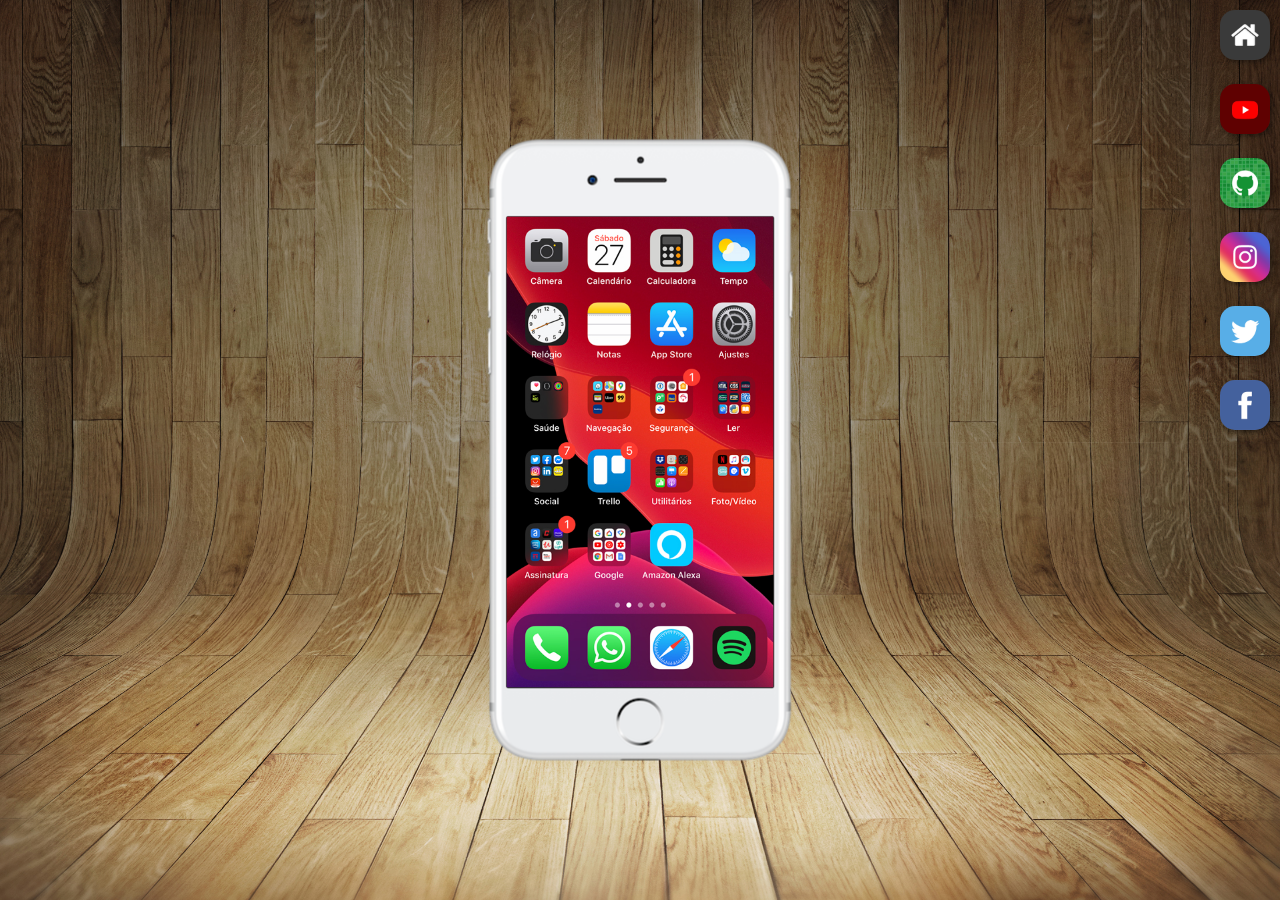
<file: index.html>
<!DOCTYPE html>
<html lang="pt-br">
<head>
    <meta charset="UTF-8">
    <meta name="viewport" content="width=device-width, initial-scale=1.0">
    <link rel="shortcut icon" href="./favicon.ico" type="image/x-icon">
    <link rel="stylesheet" href="estilo/style.css">
    <title>Projeto Redes Sociais</title>
</head>
<body>
    <main>
        <section id="telefone">
            <iframe src="./home.html" name="tela" id="tela" frameborder="0">Seu navegador não é compativel com este recurso</iframe>
        </section>
        <section id="redes-sociais">
            <a href="home.html" target="tela"><img src="./imagens/logo-home.jpg" alt=""></a><br>
            <a href="youtube.html" target="tela"><img src="./imagens/logo-youtube.jpg" alt=""></a><br>
            <a href="github.html" target="tela"><img src="./imagens/logo-github.jpg" alt=""></a><br>
            <a href="instagram.html" target="tela"><img src="./imagens/logo-instagram.jpg" alt=""></a><br>
            <a href="twitter.html" target="tela"><img src="imagens/logo-twitter.jpg" alt=""></a><br>
            <a href="facebook.html" target="tela"><img src="imagens/logo-facebook.jpg" alt=""></a>
        </section>
    </main>
</body>
</html>
</file>
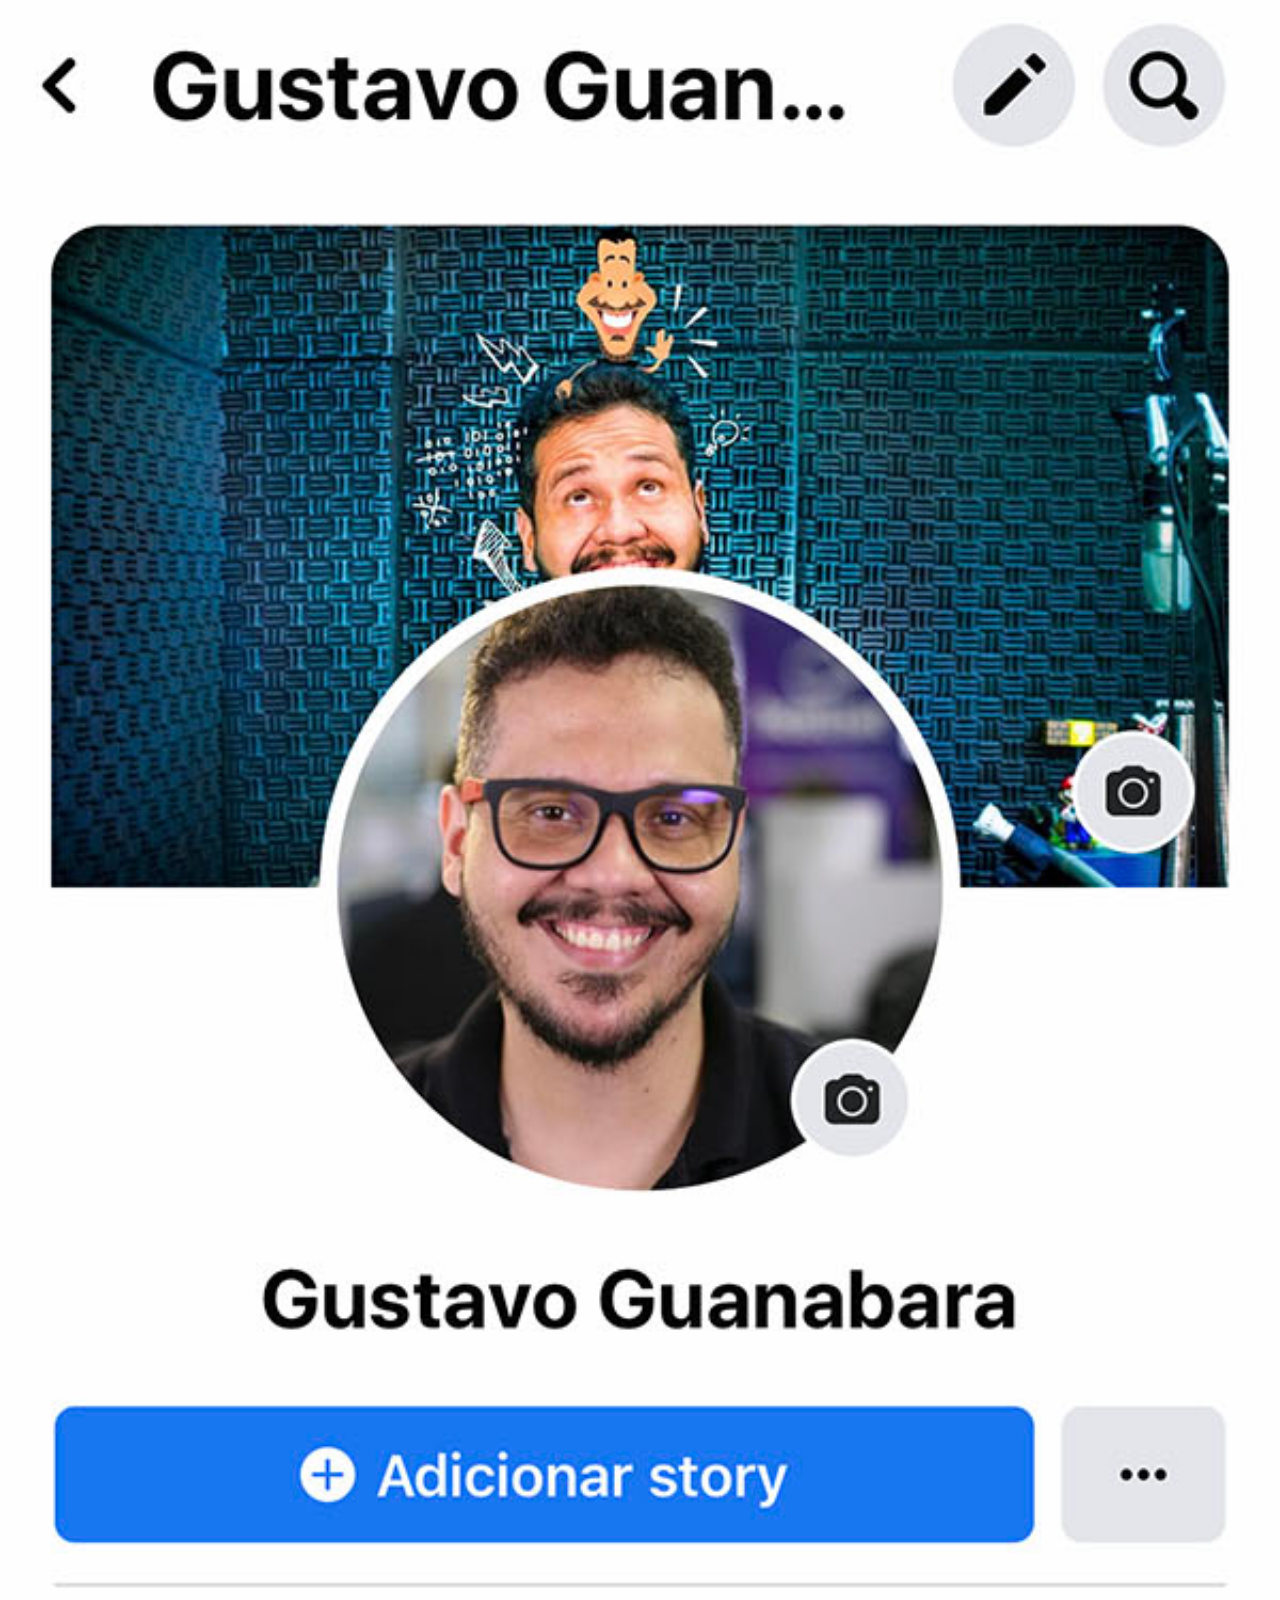
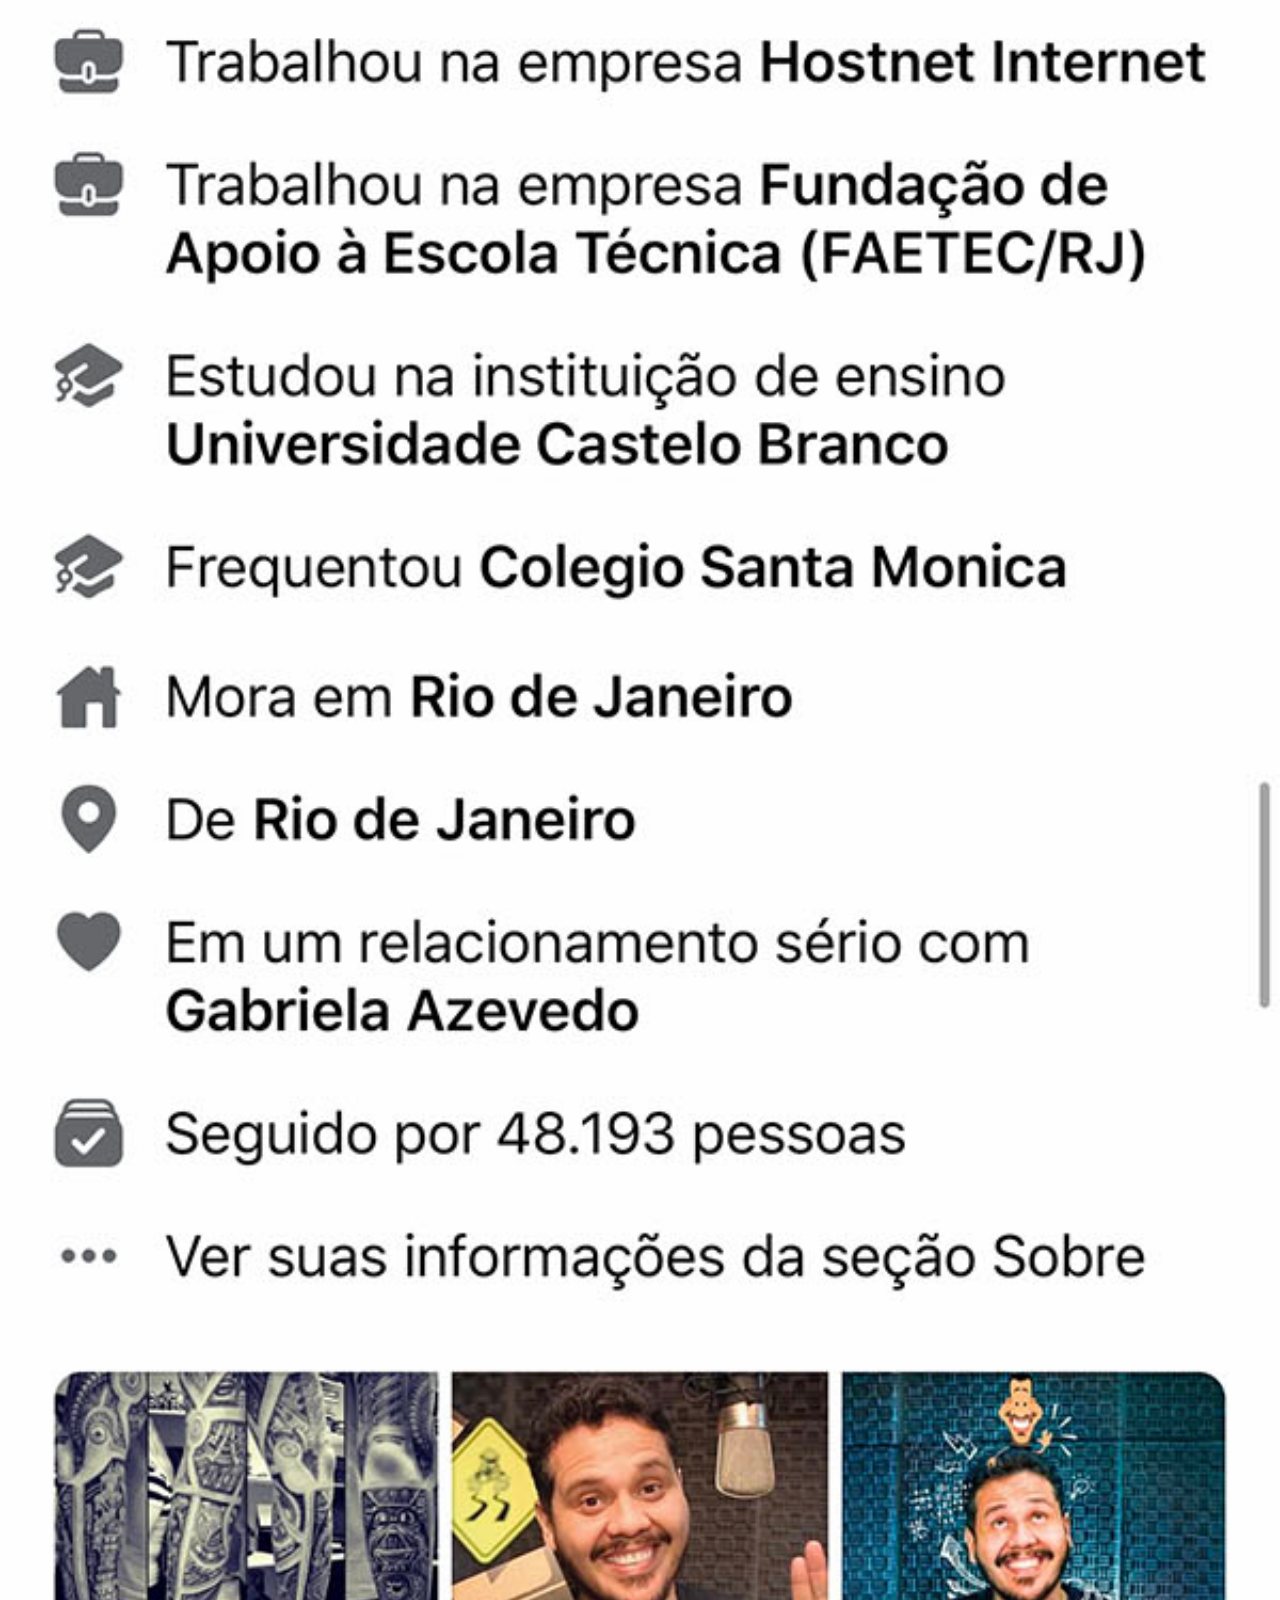
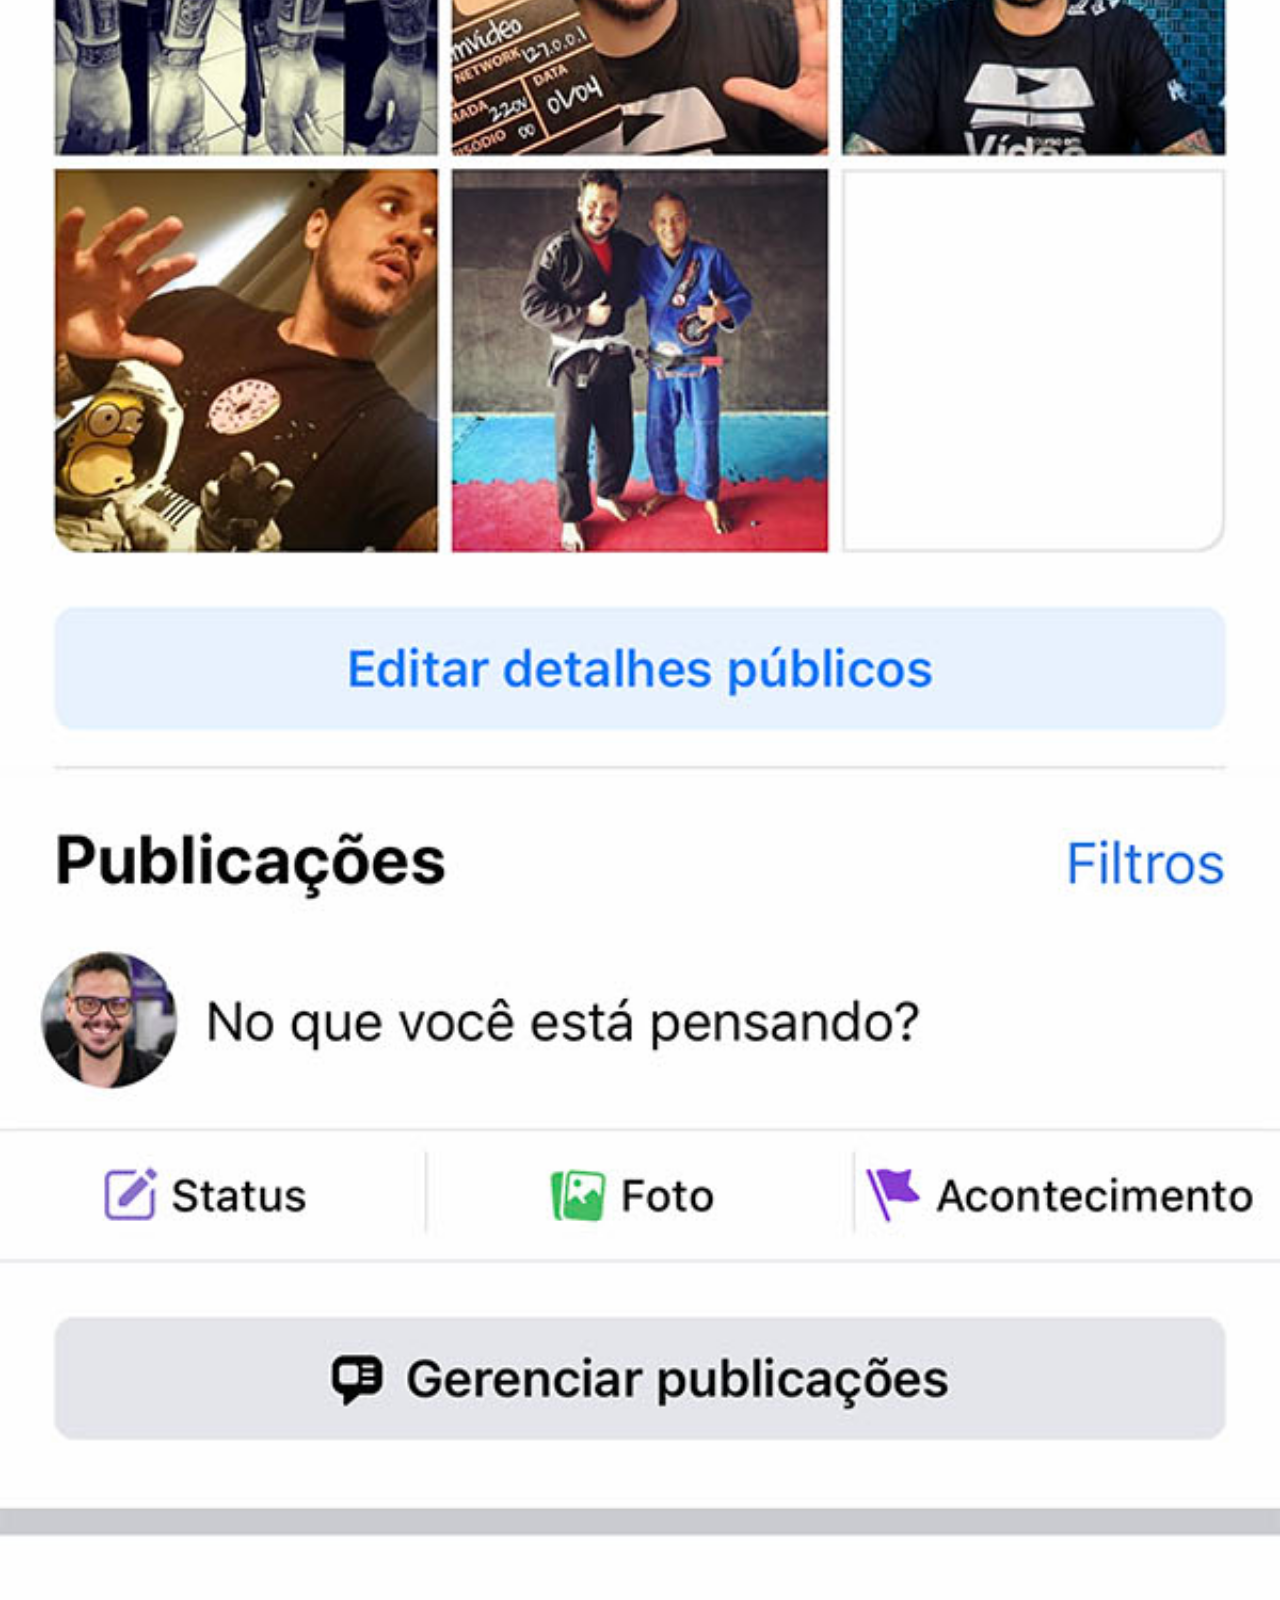
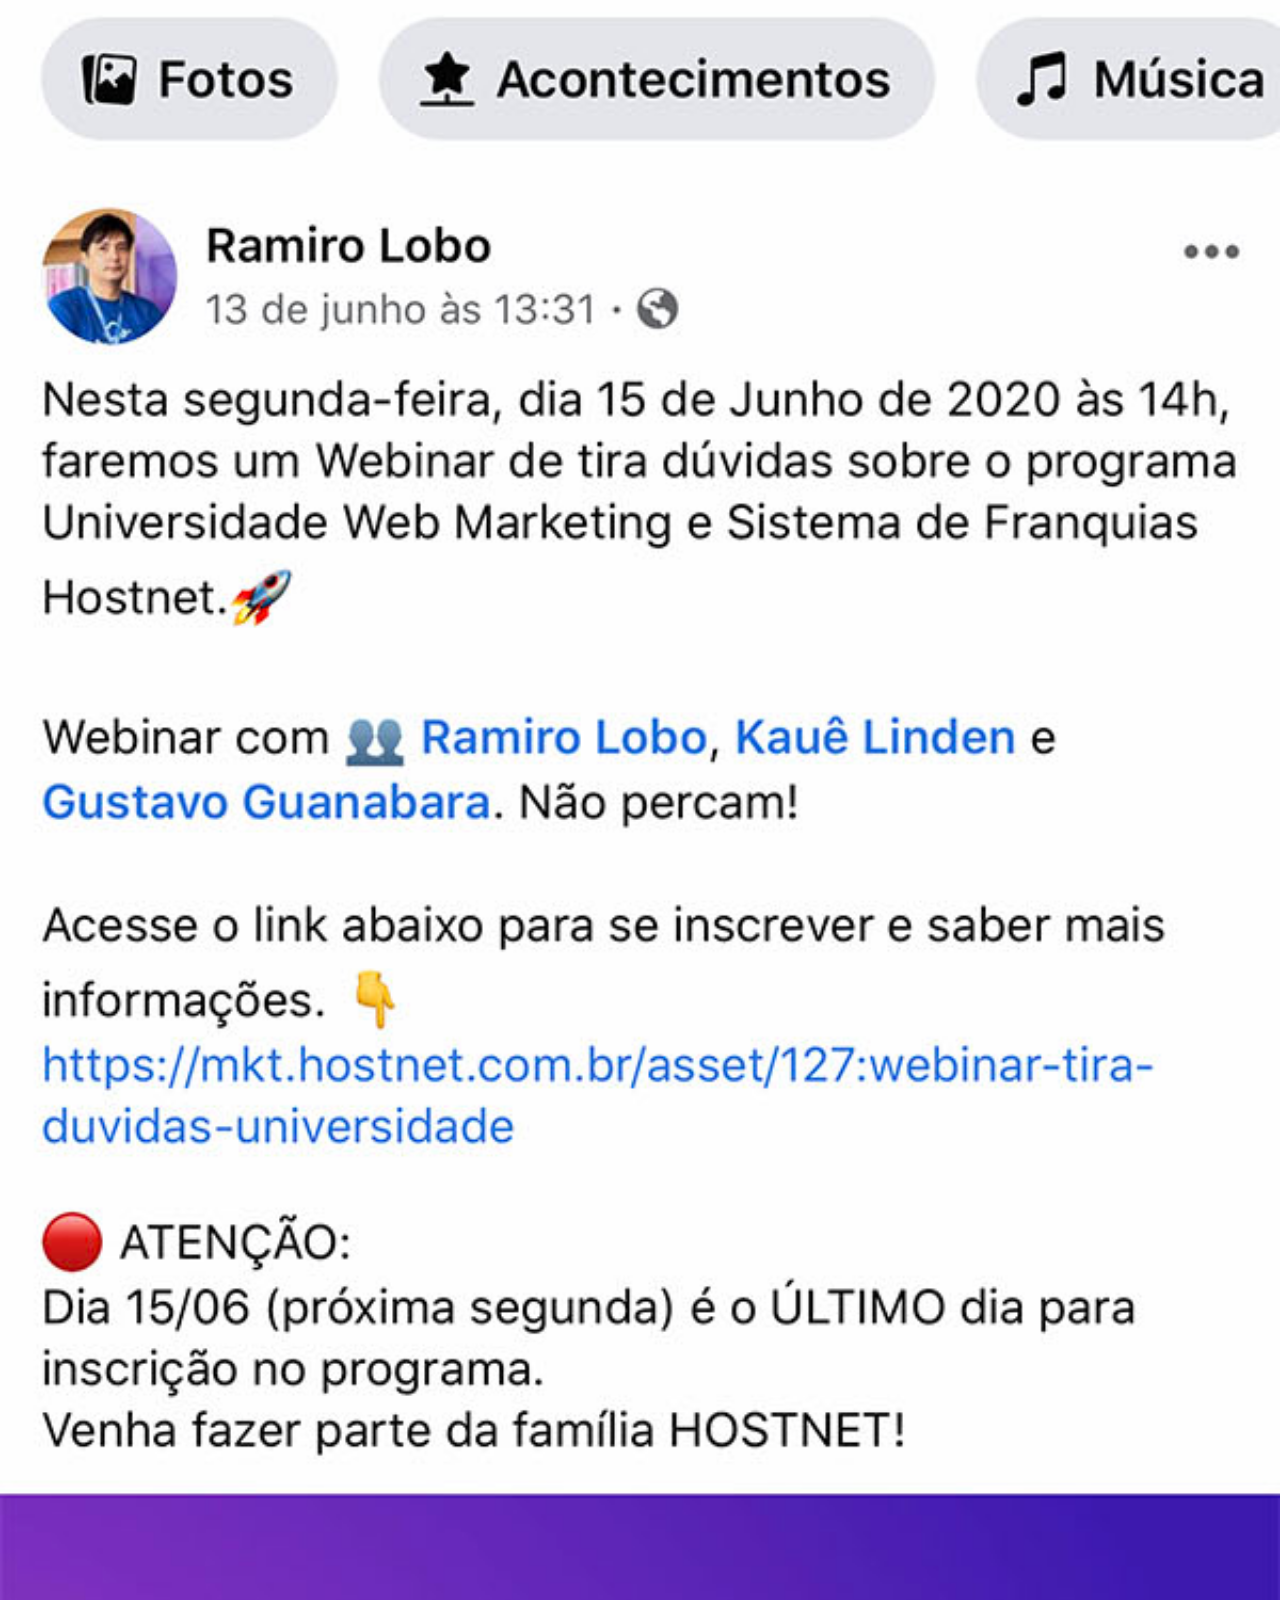
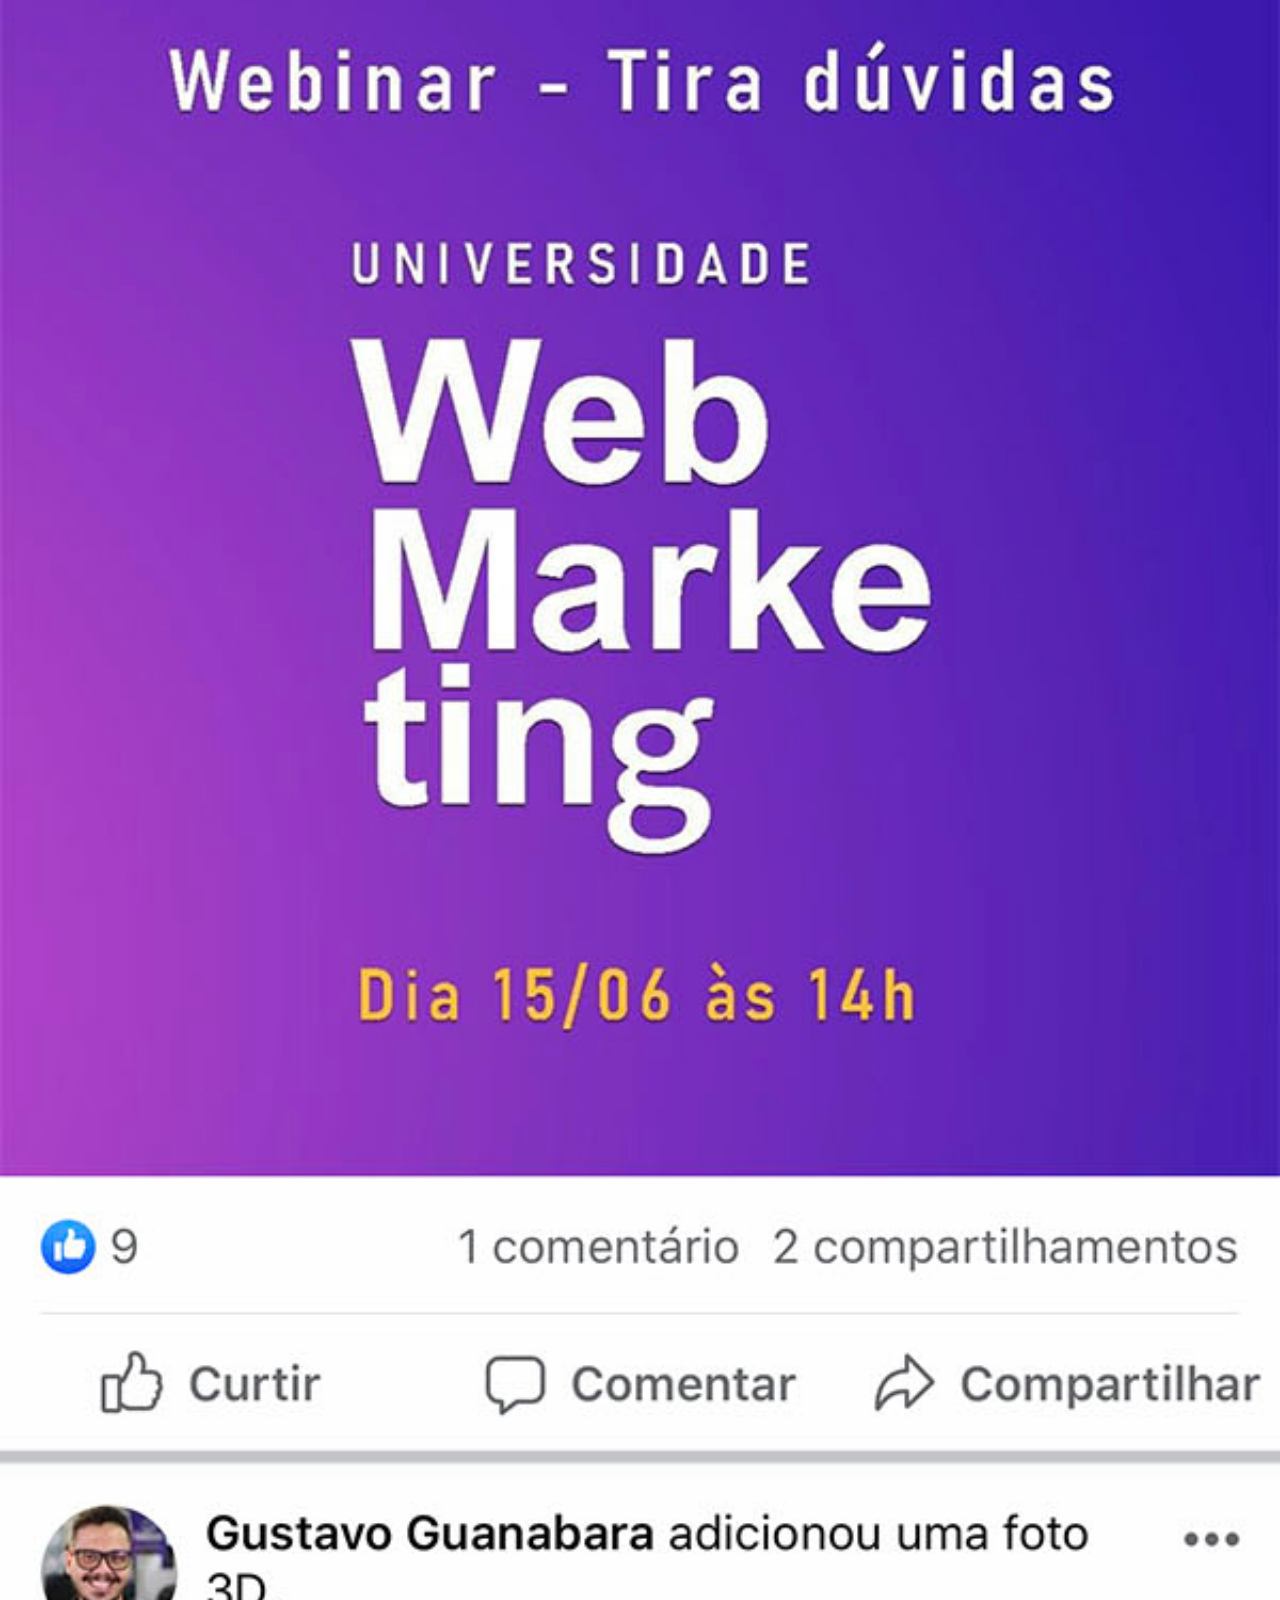
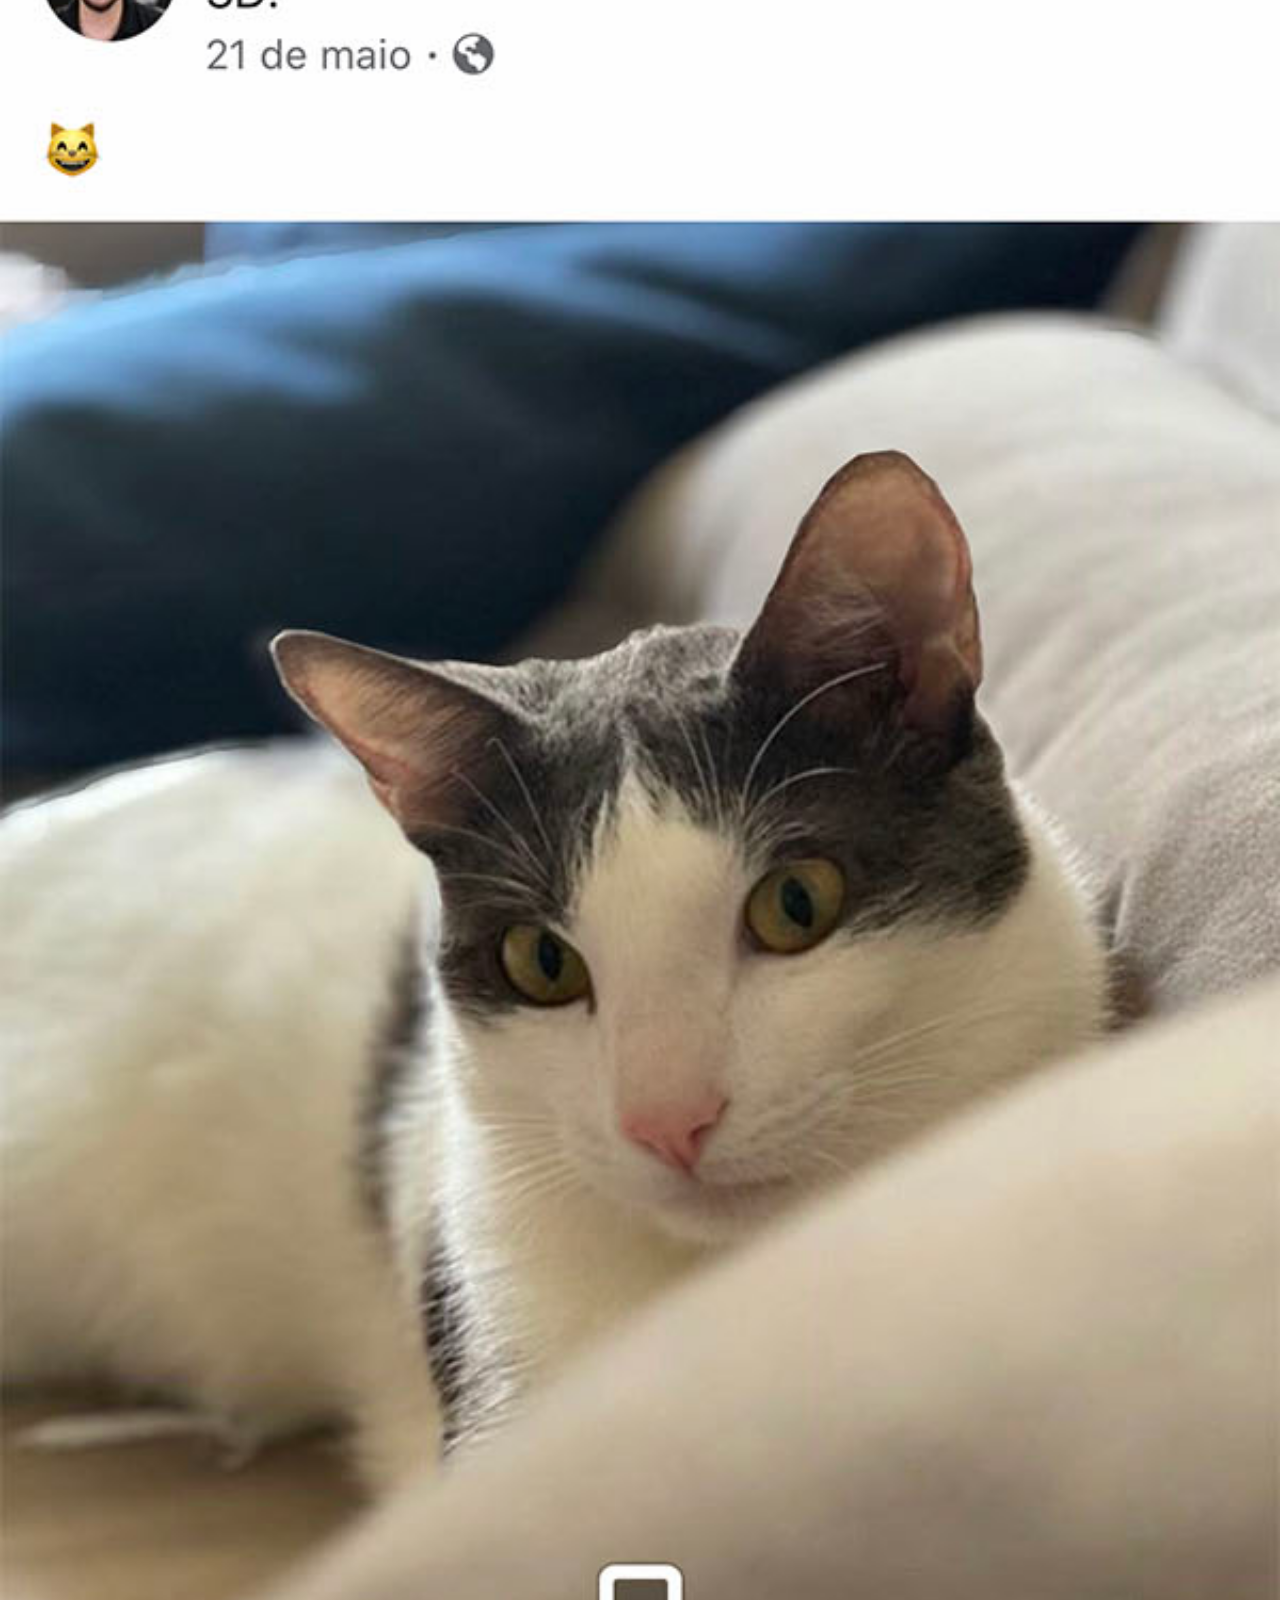
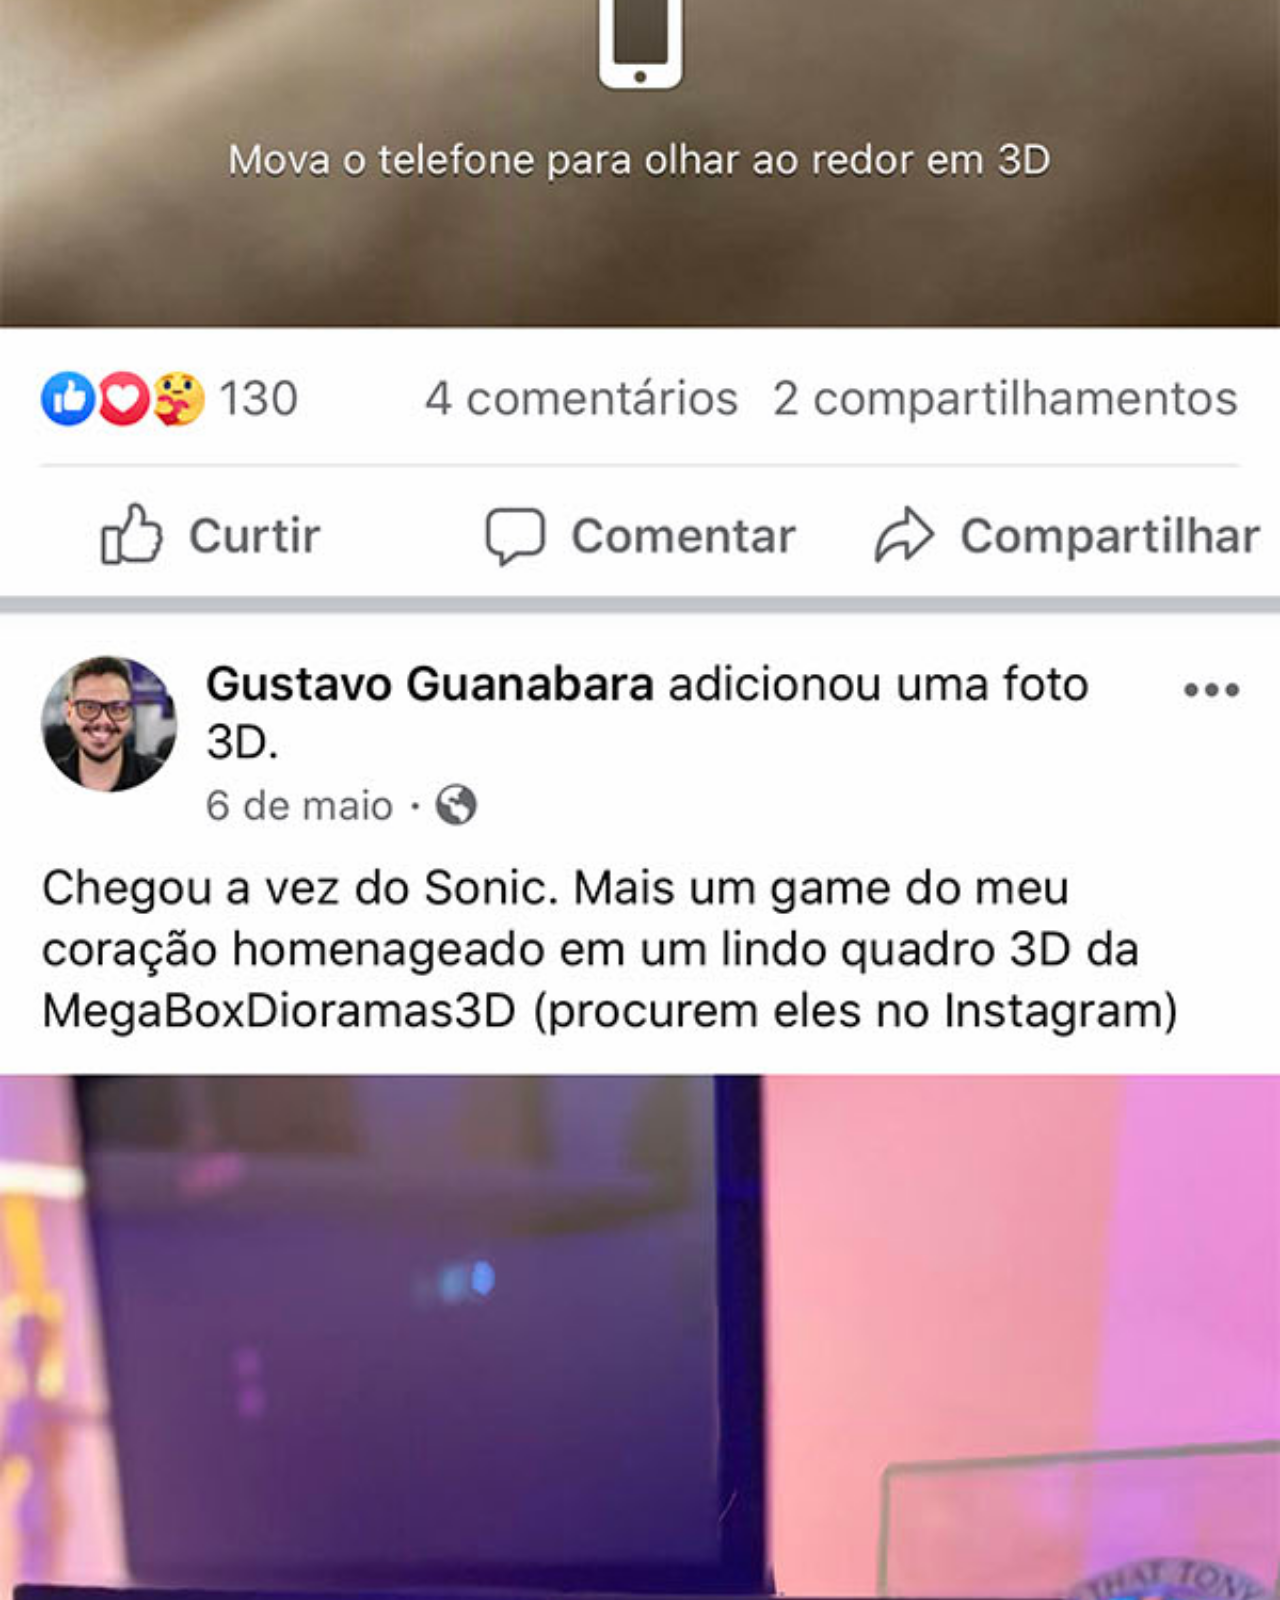
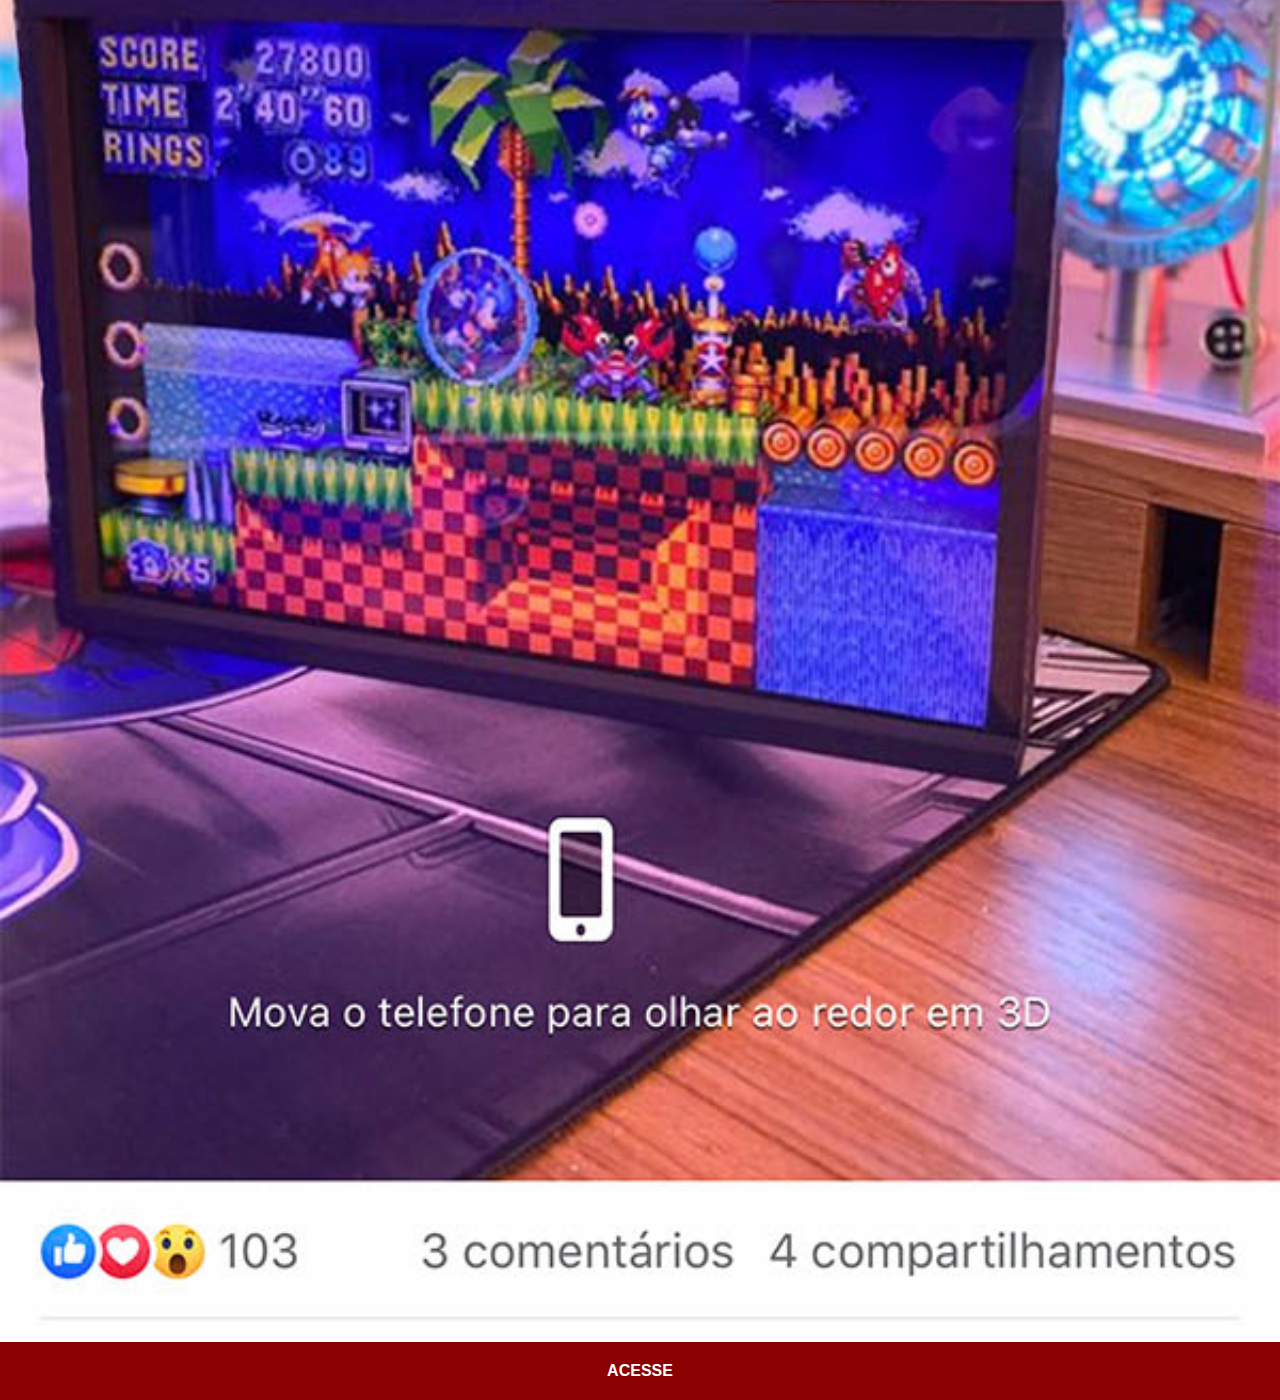
<file: facebook.html>
<!DOCTYPE html>
<html lang="pt-br">
<head>
    <meta charset="UTF-8">
    <meta name="viewport" content="width=device-width, initial-scale=1.0">
    <link rel="stylesheet" href="estilo/social.css">
    <title>Facebook</title>
</head>
<body>
    <img src="imagens/tela-facebook.jpg" alt="">
    <a href="https://www.facebook.com/?locale=pt_BR" target="_blank">ACESSE</a>
</body>
</html>
</file>
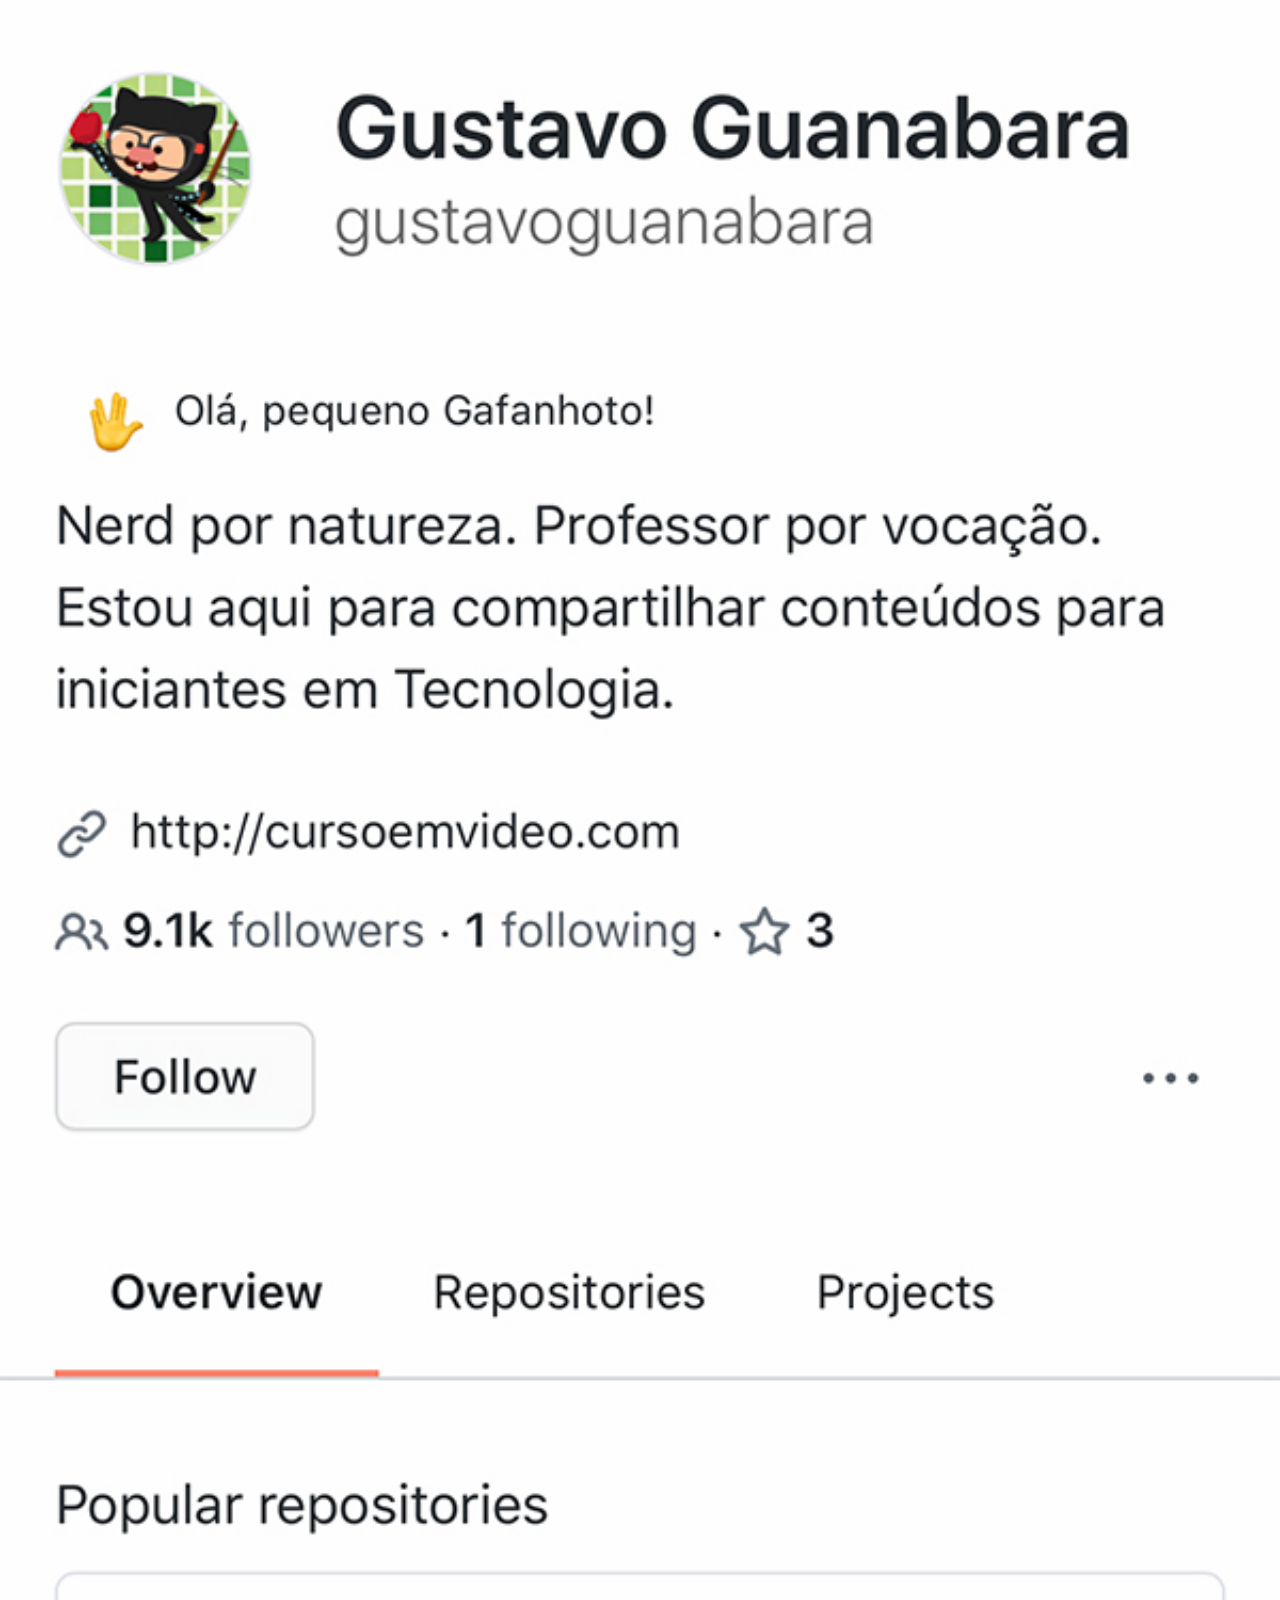
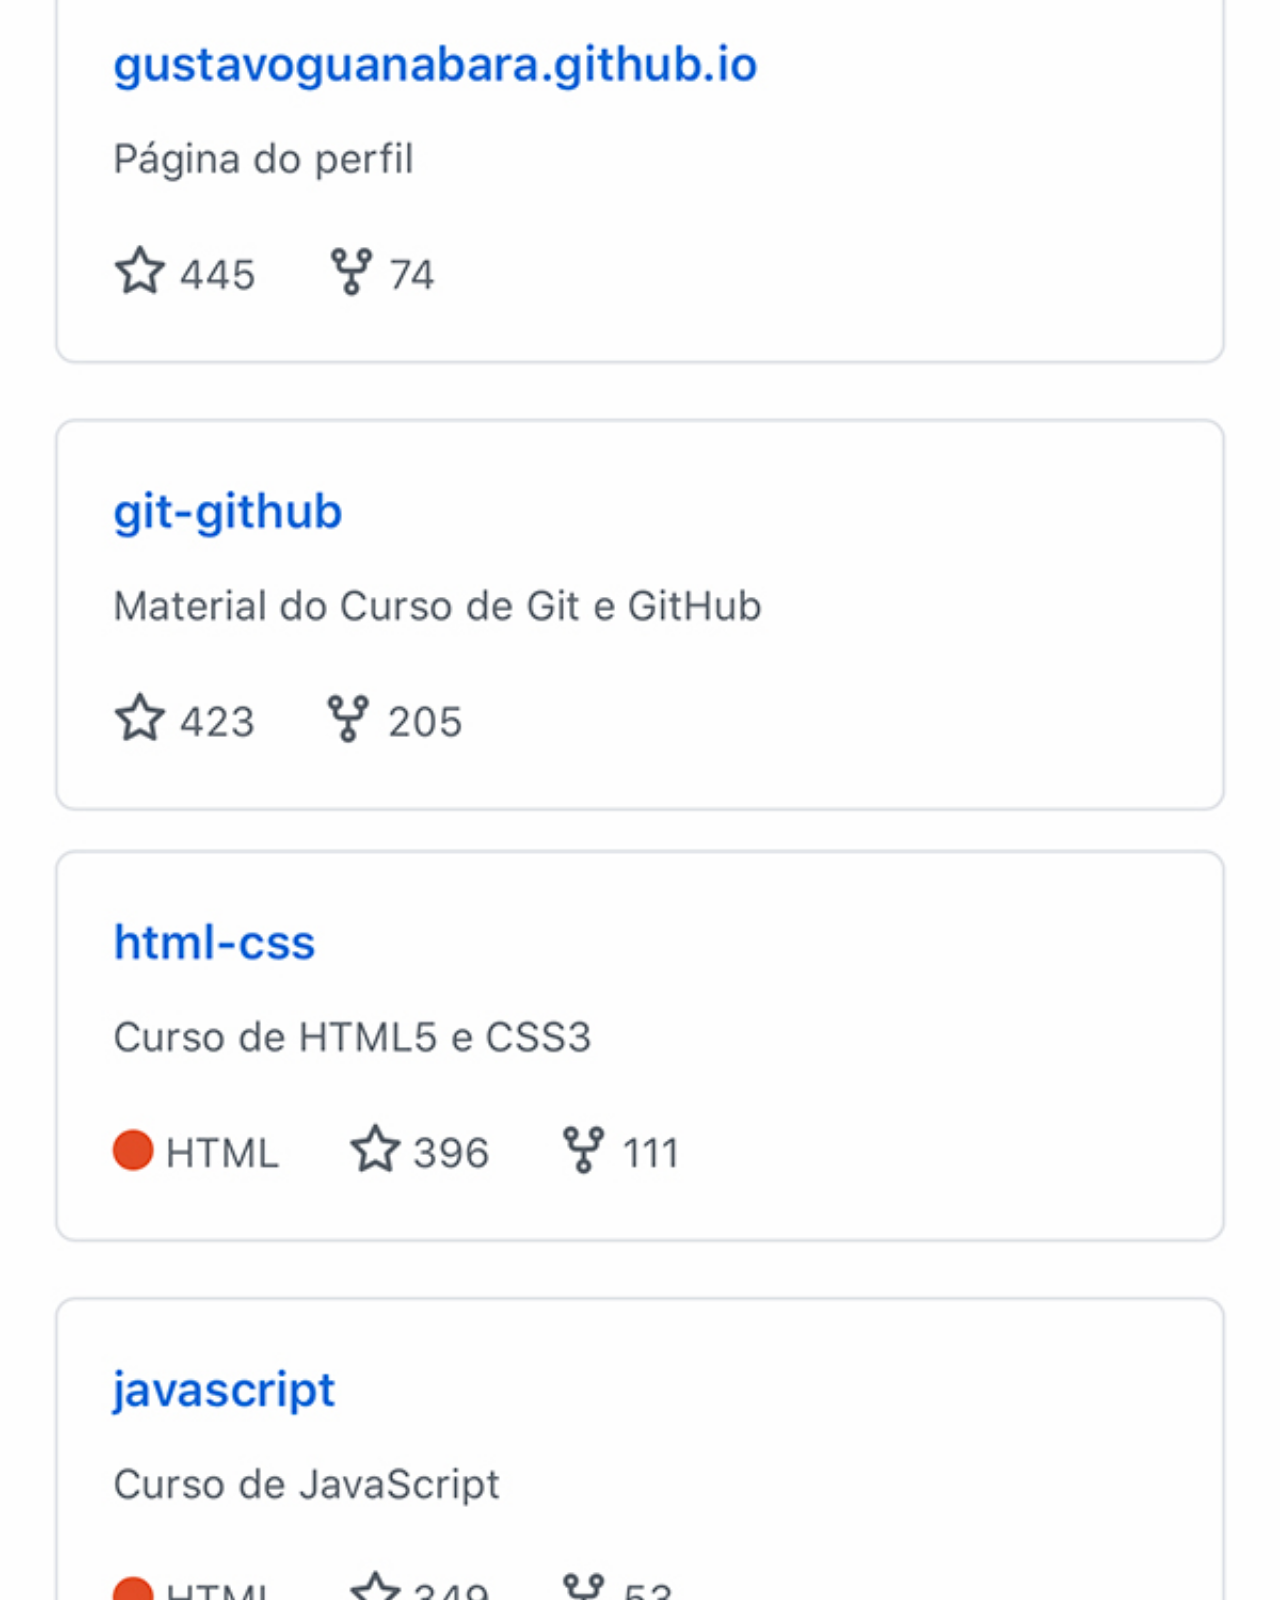
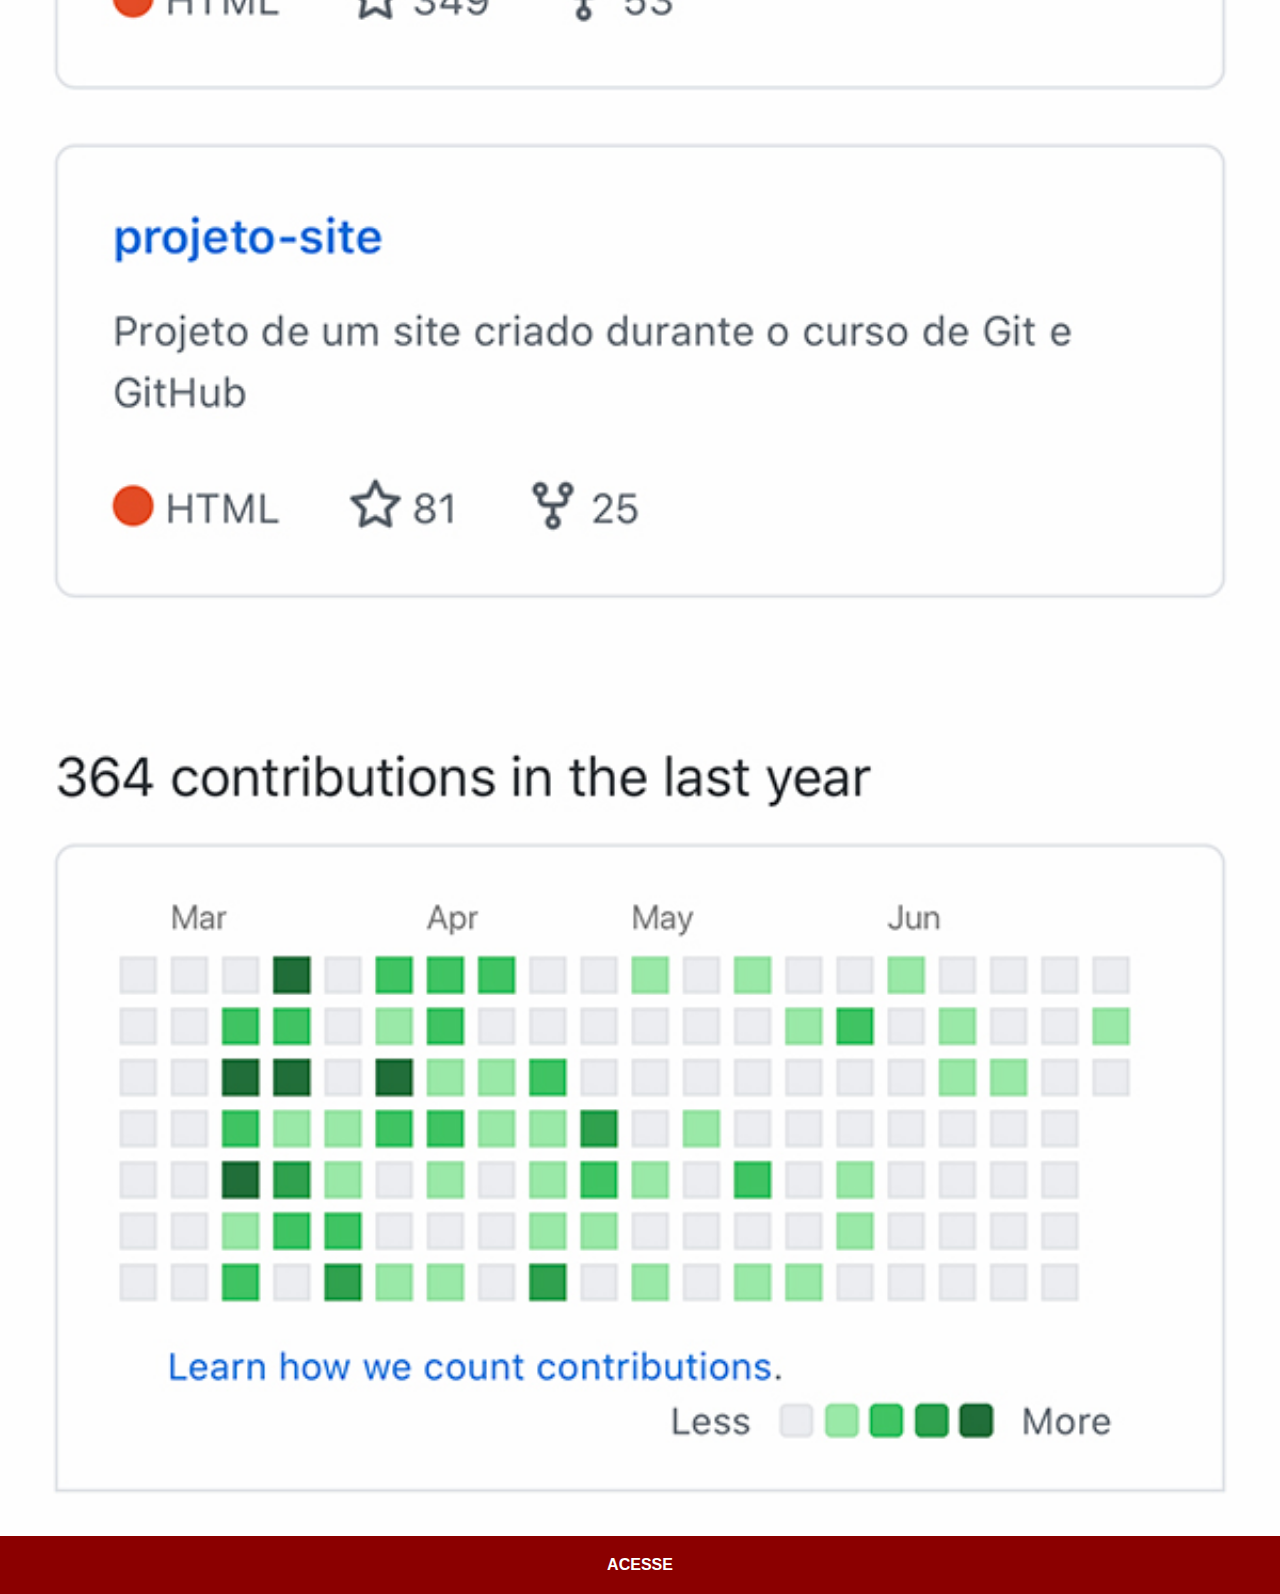
<file: github.html>
<!DOCTYPE html>
<html lang="pt-br">
<head>
    <meta charset="UTF-8">
    <meta name="viewport" content="width=device-width, initial-scale=1.0">
    <link rel="stylesheet" href="estilo/social.css">
    <title>GitHub</title>
</head>
<body>
    <img src="imagens/tela-github.jpg" alt="">
    <a href="https://github.com/gustavoguanabara" target="_blank">ACESSE</a>
</body>
</html>
</file>
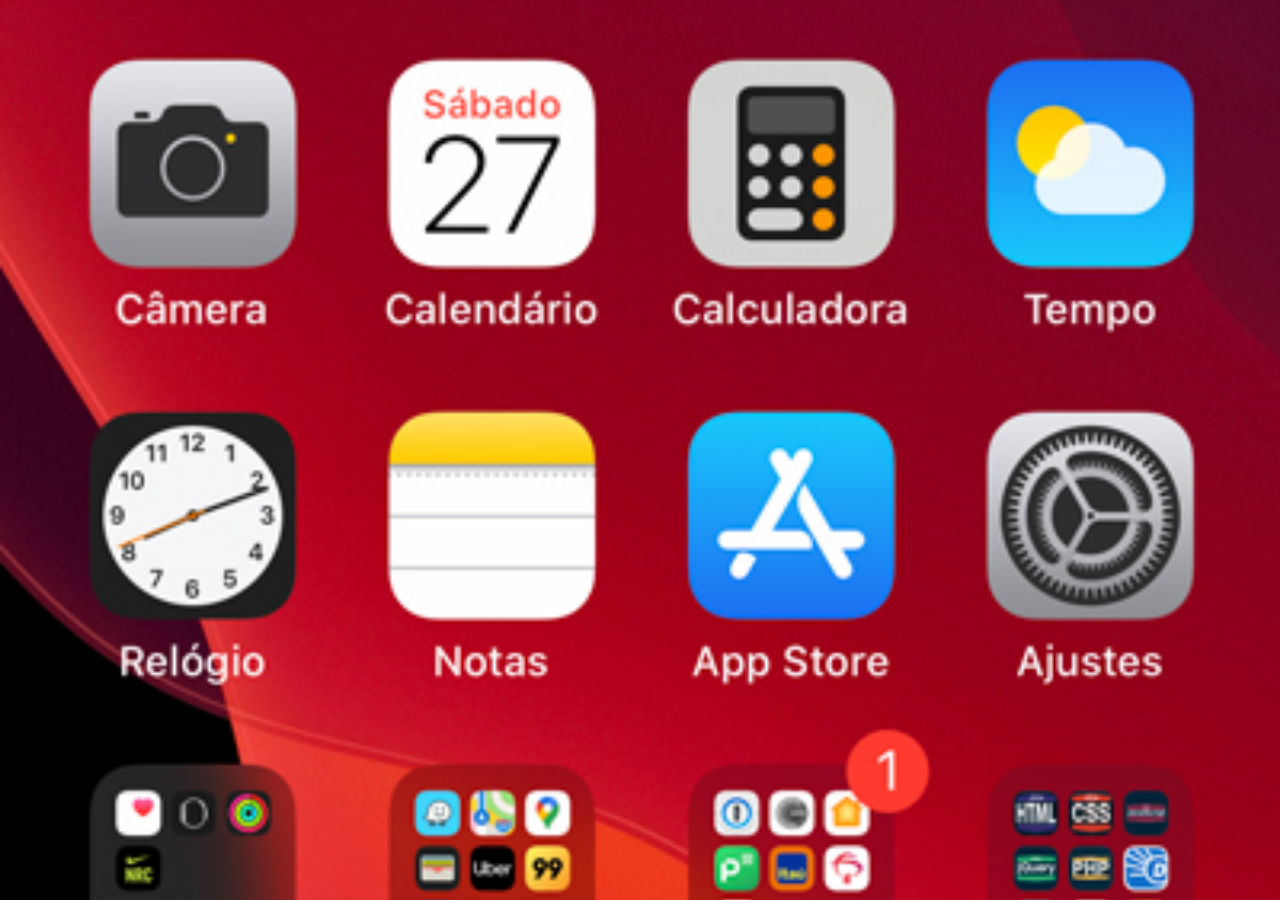
<file: home.html>
<!DOCTYPE html>
<html lang="pt-br">
<head>
    <meta charset="UTF-8">
    <meta name="viewport" content="width=device-width, initial-scale=1.0">
    <title>Home</title>
</head>
<style>
    *{
        margin: 0px;
        padding: 0px;
    }
    body{
        width: 100vw;
        height: 100vh;
        background: black url('./imagens/tela-home.jpg') no-repeat top center;
        background-size: cover;
    }
</style>
<body>
    
</body>
</html>
</file>
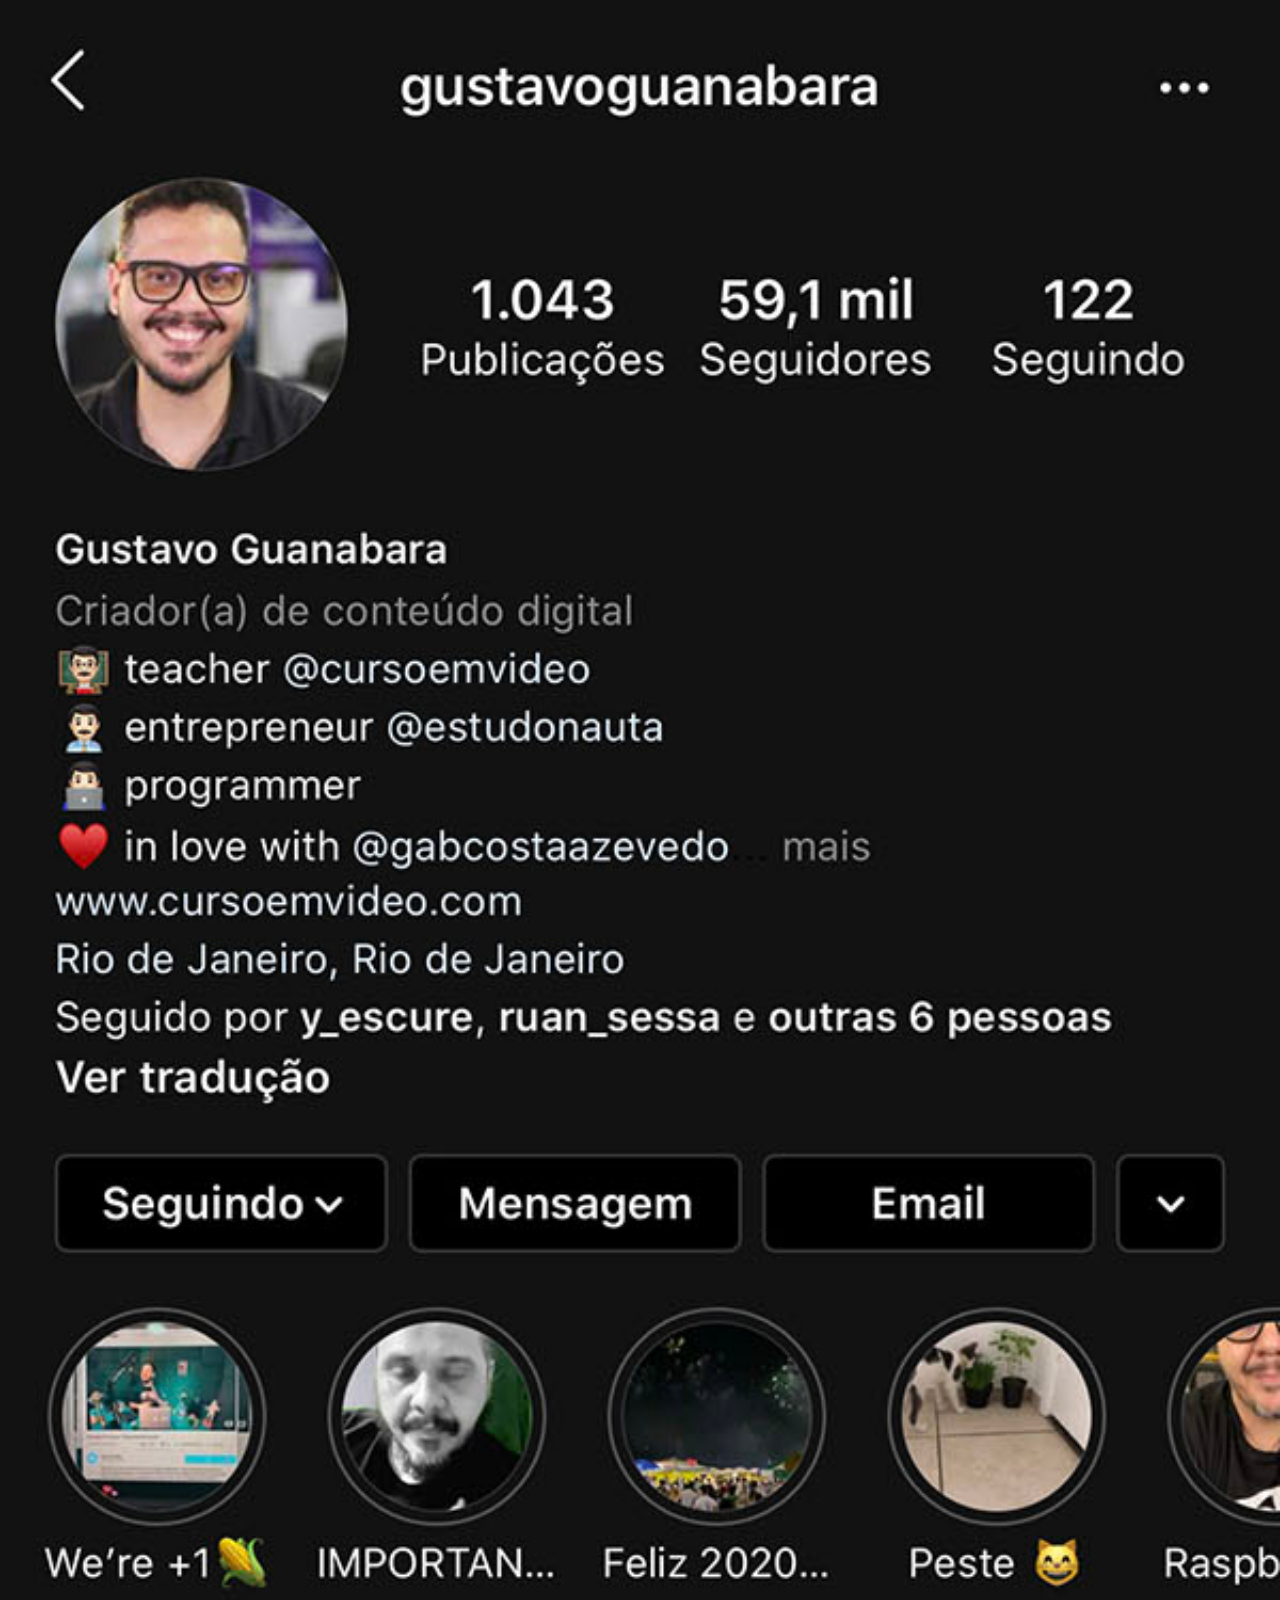
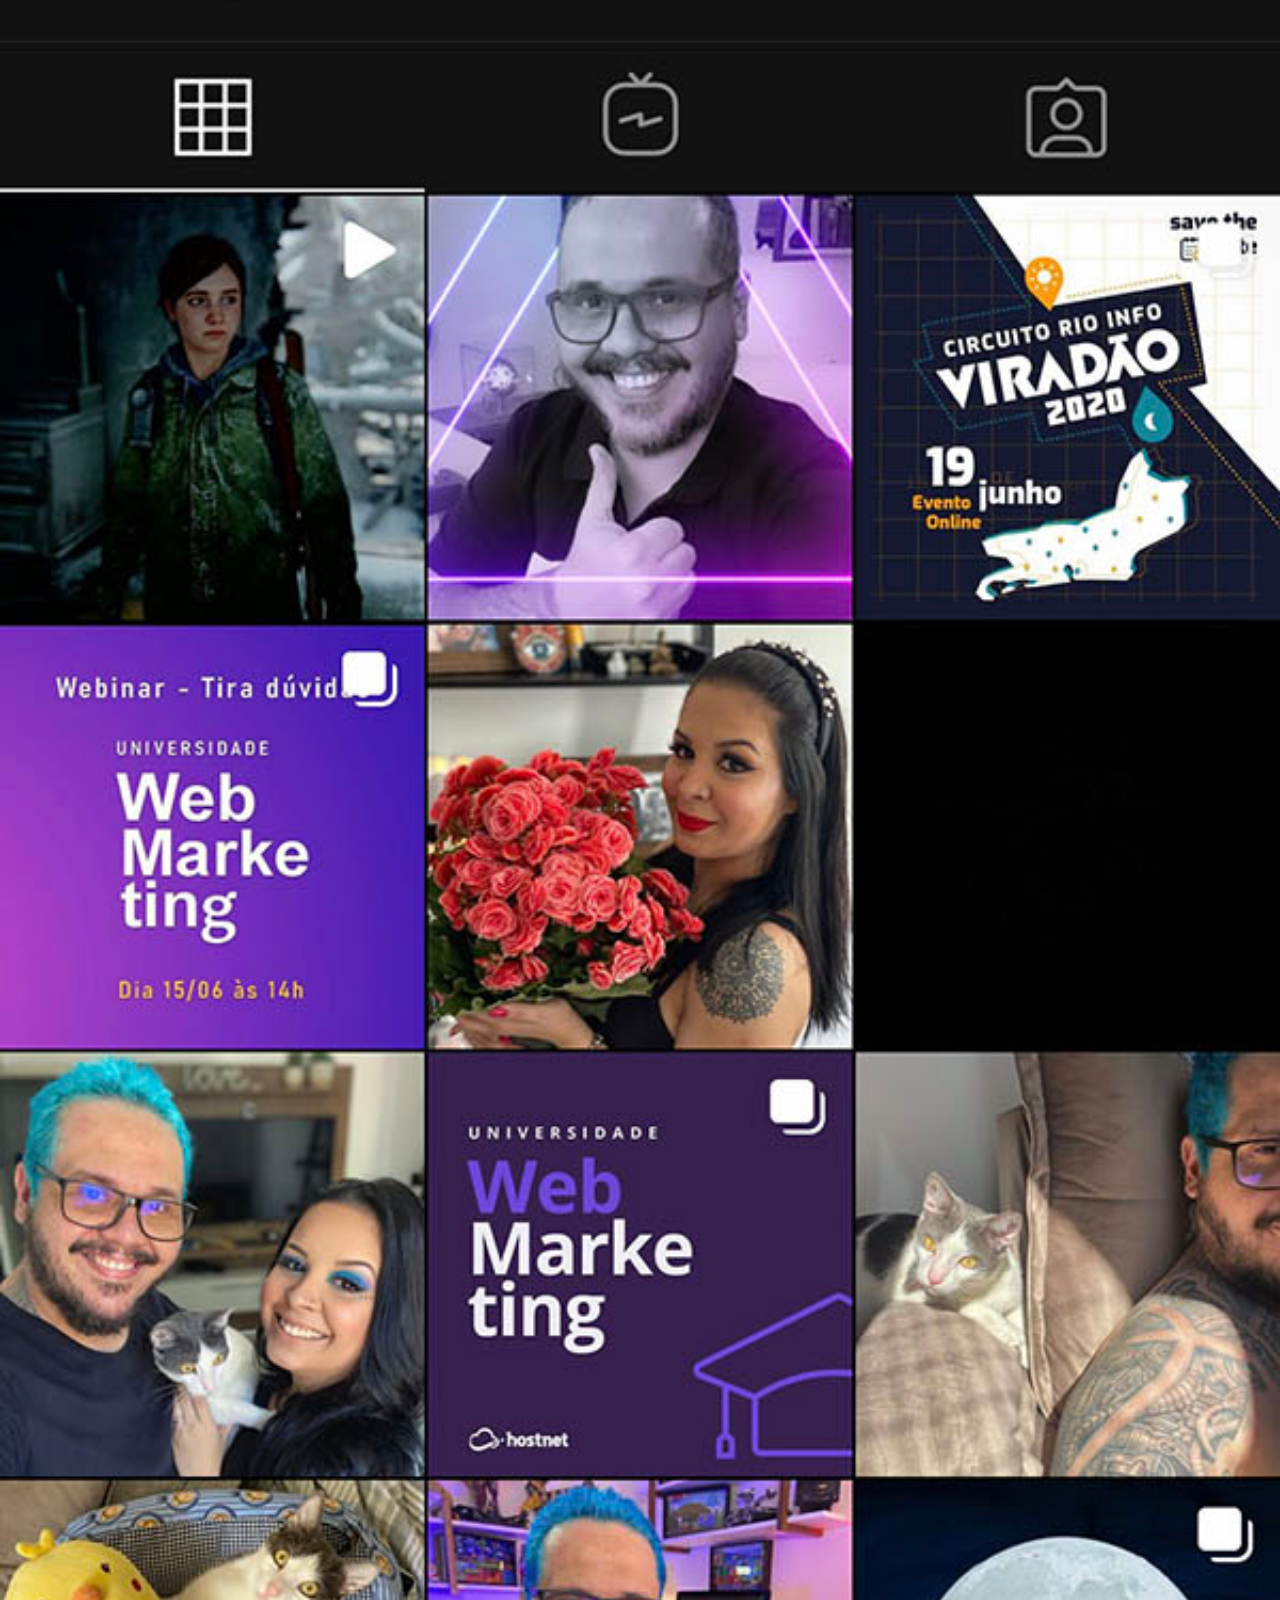
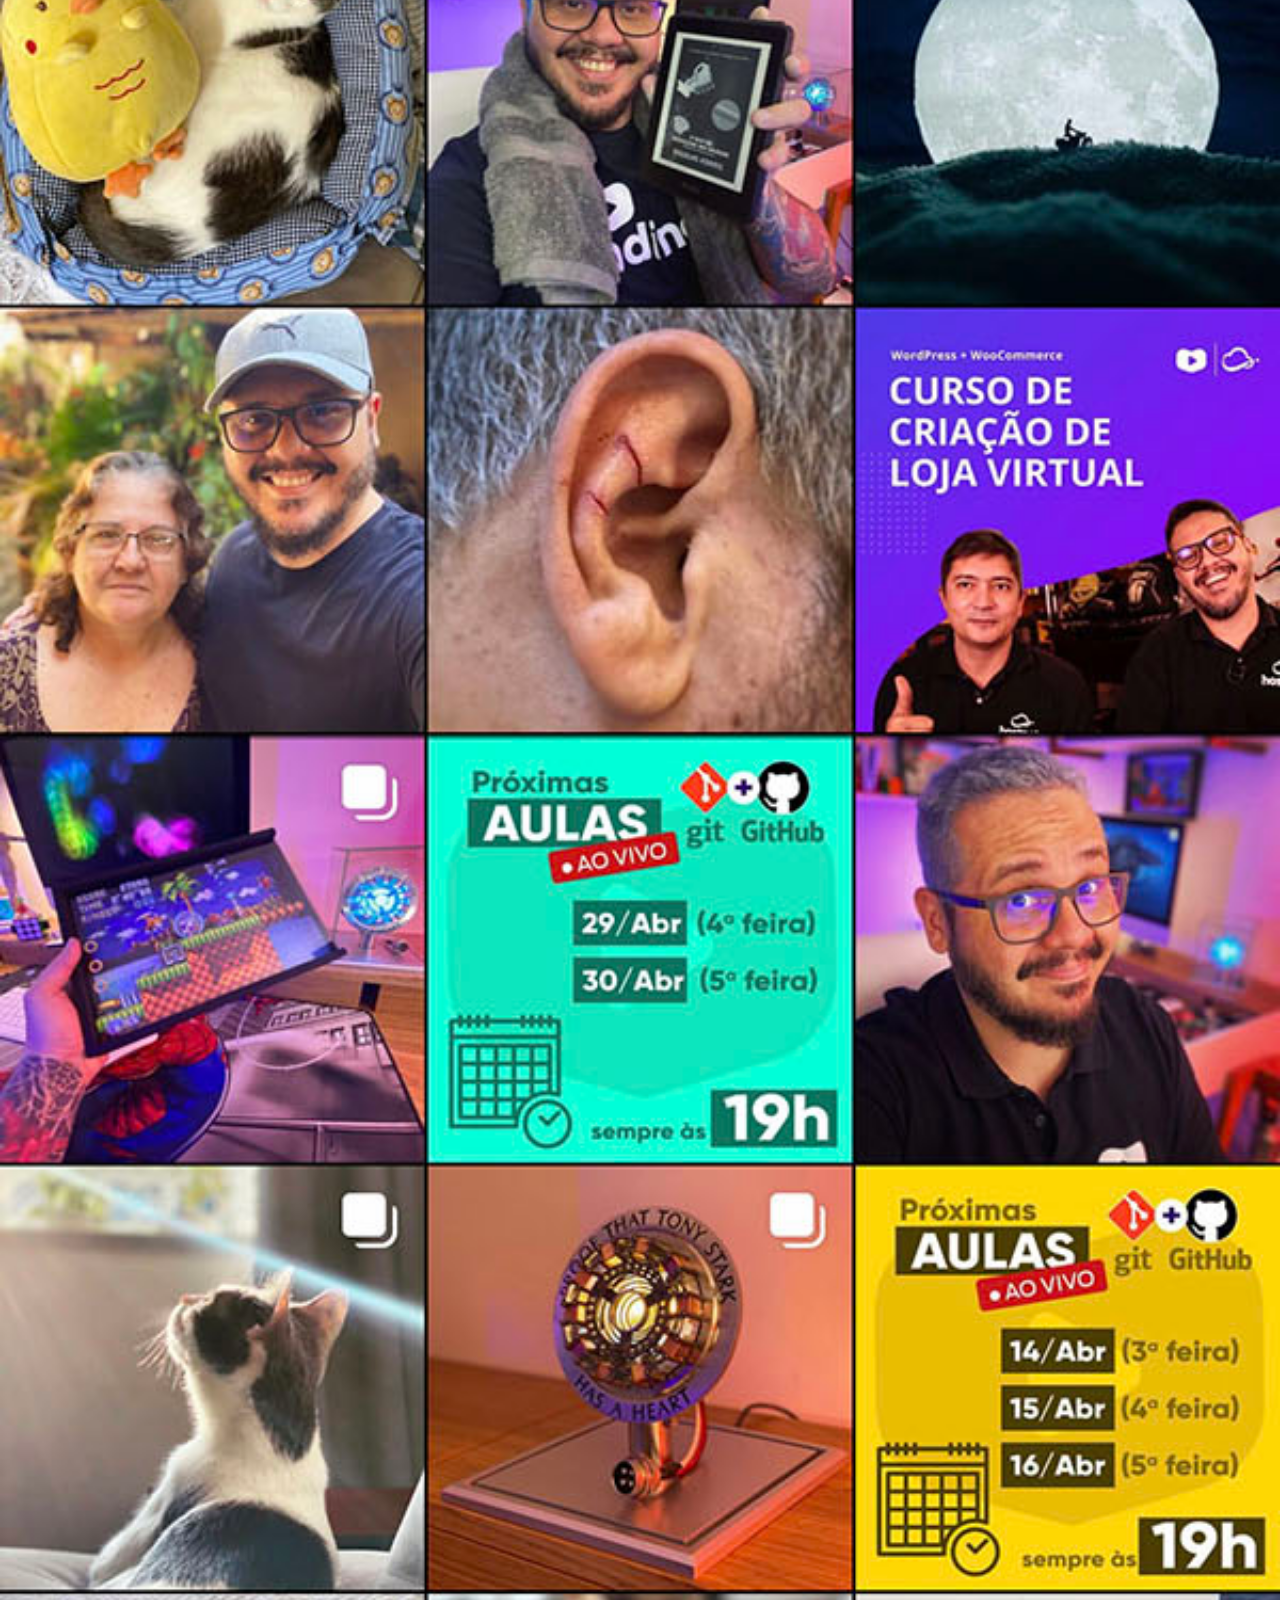
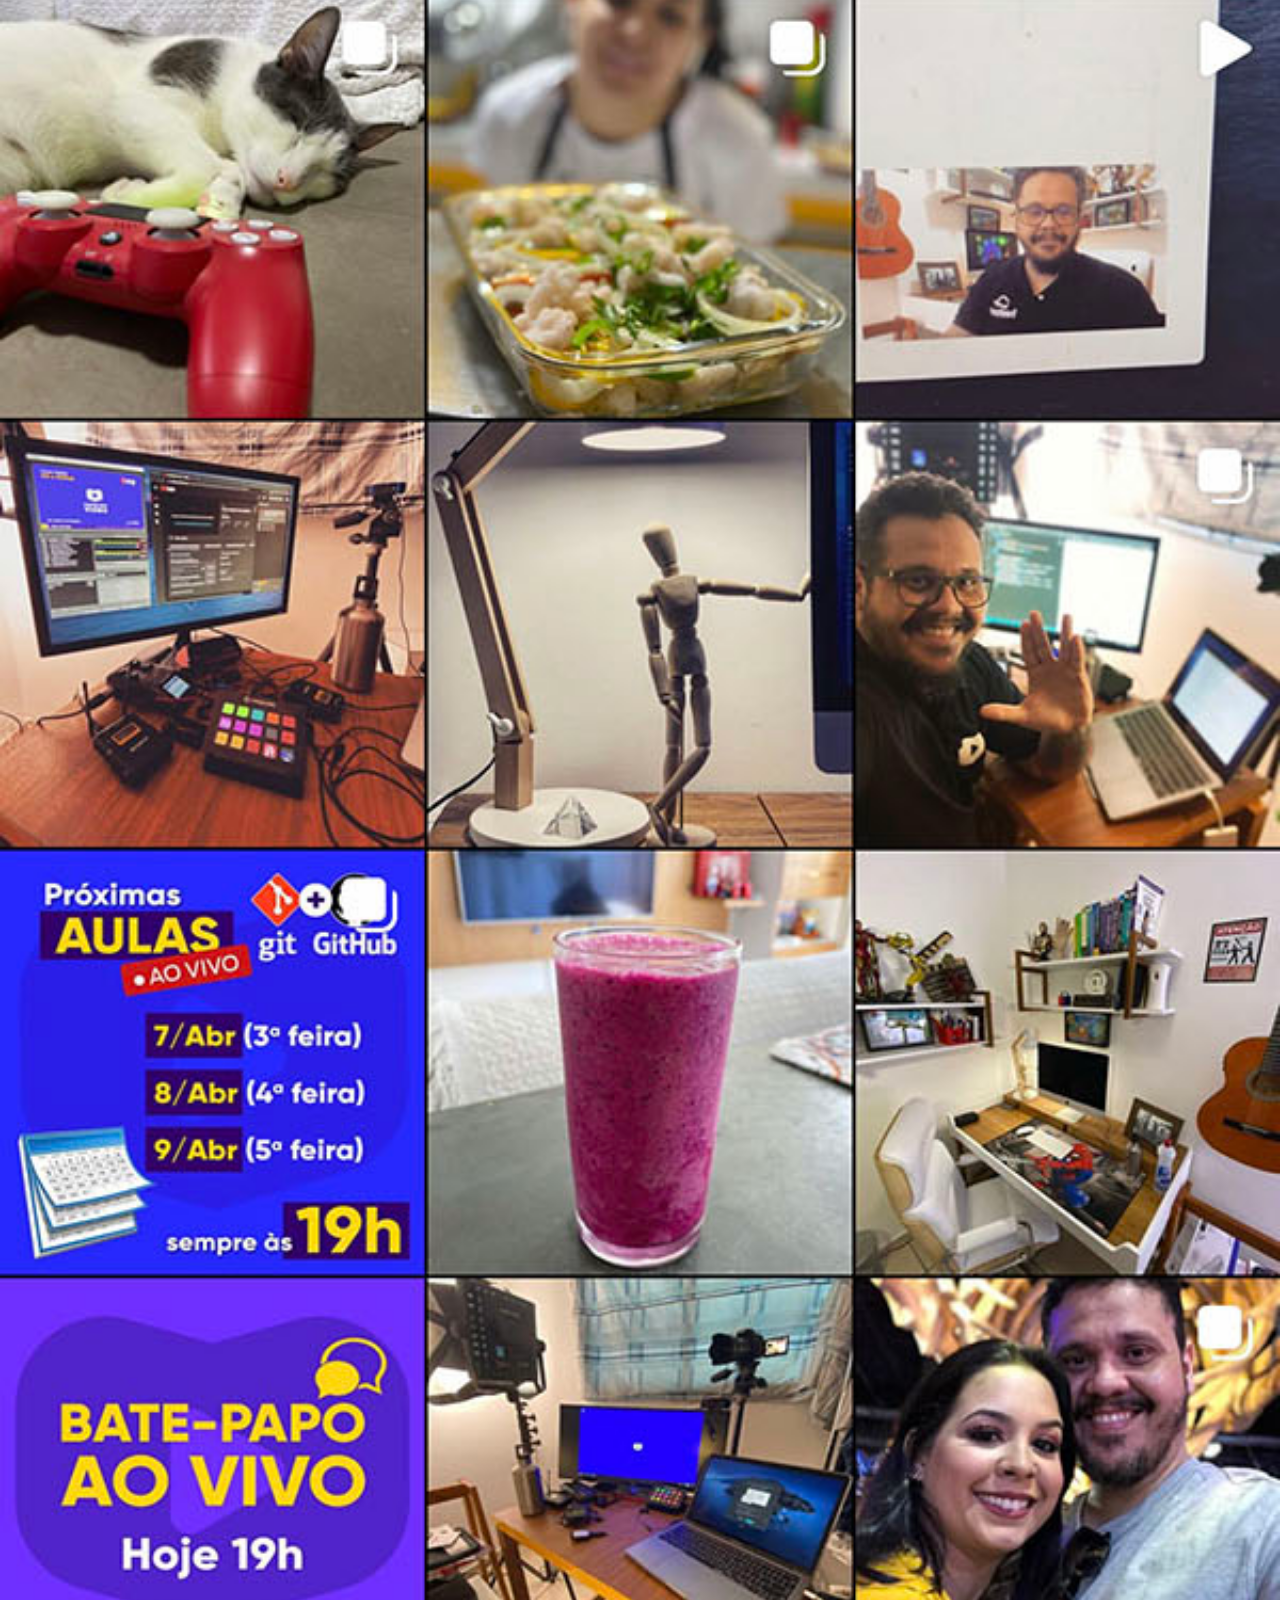
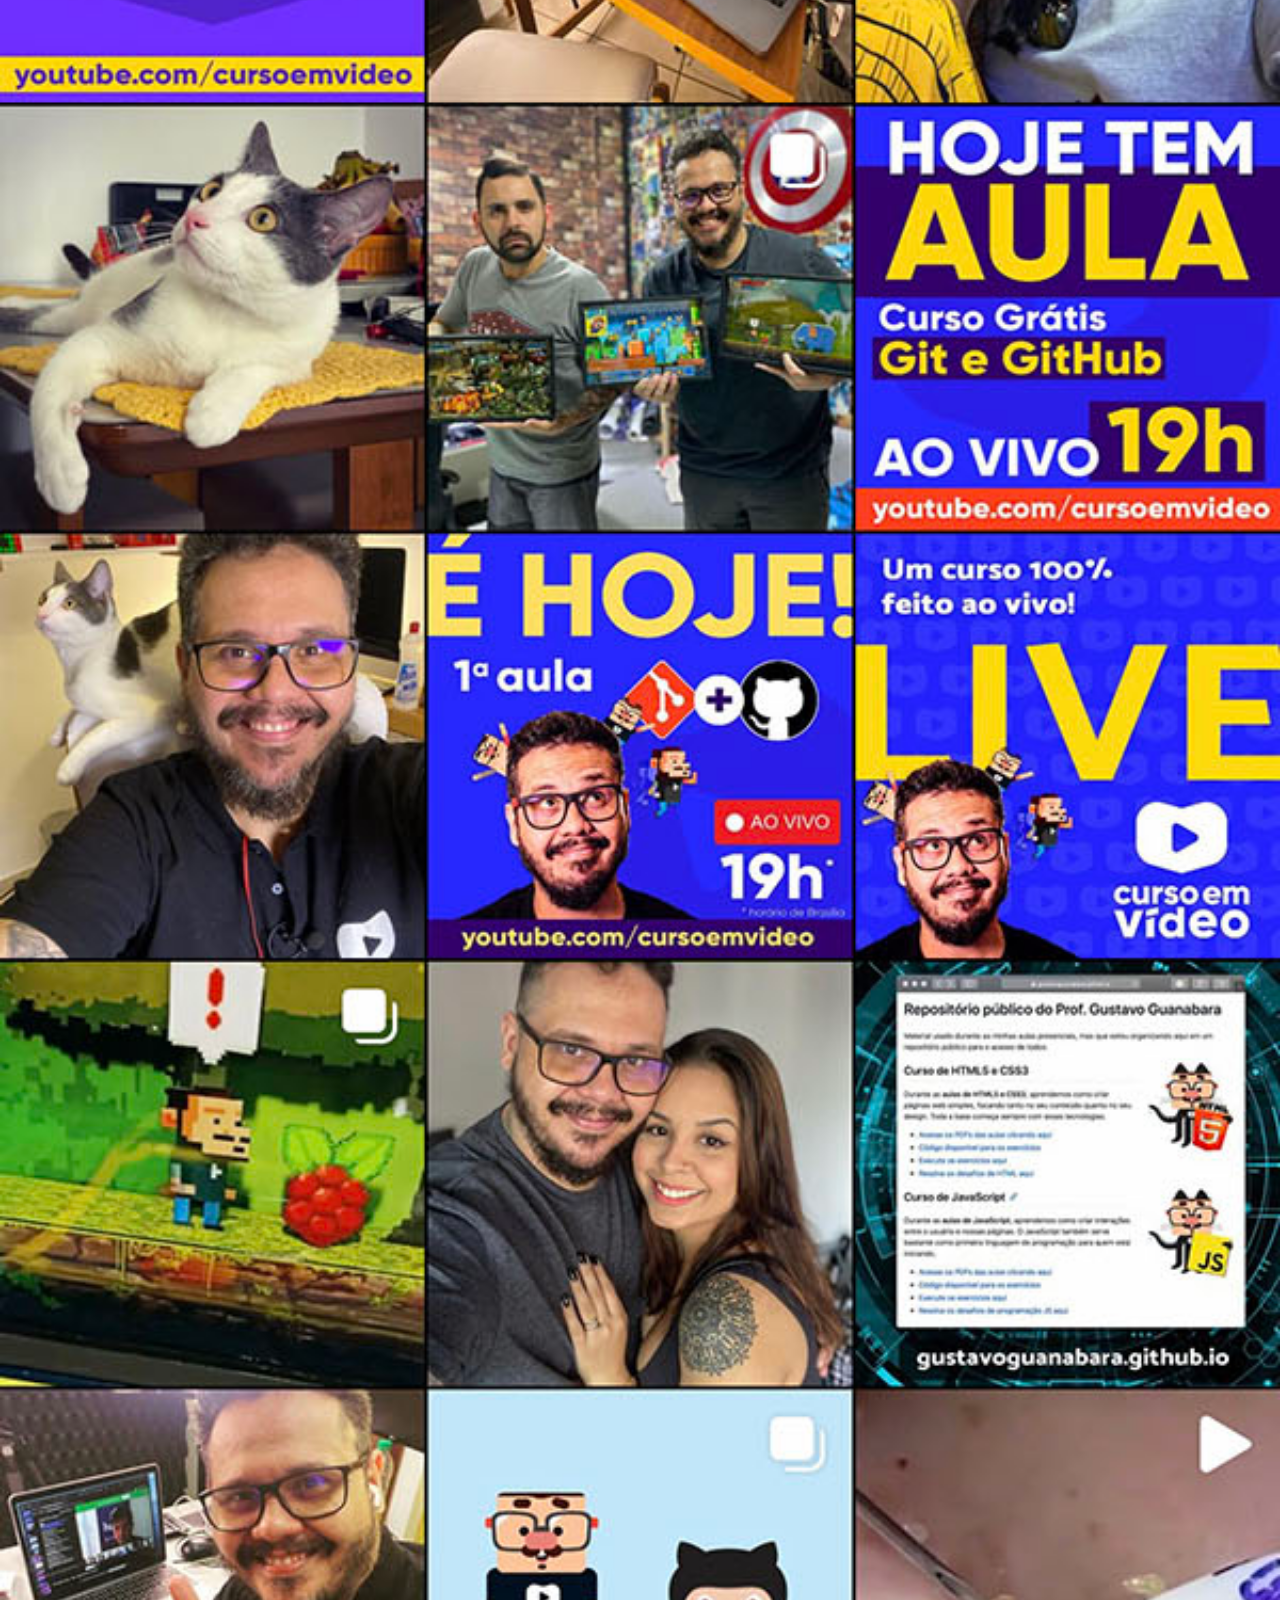
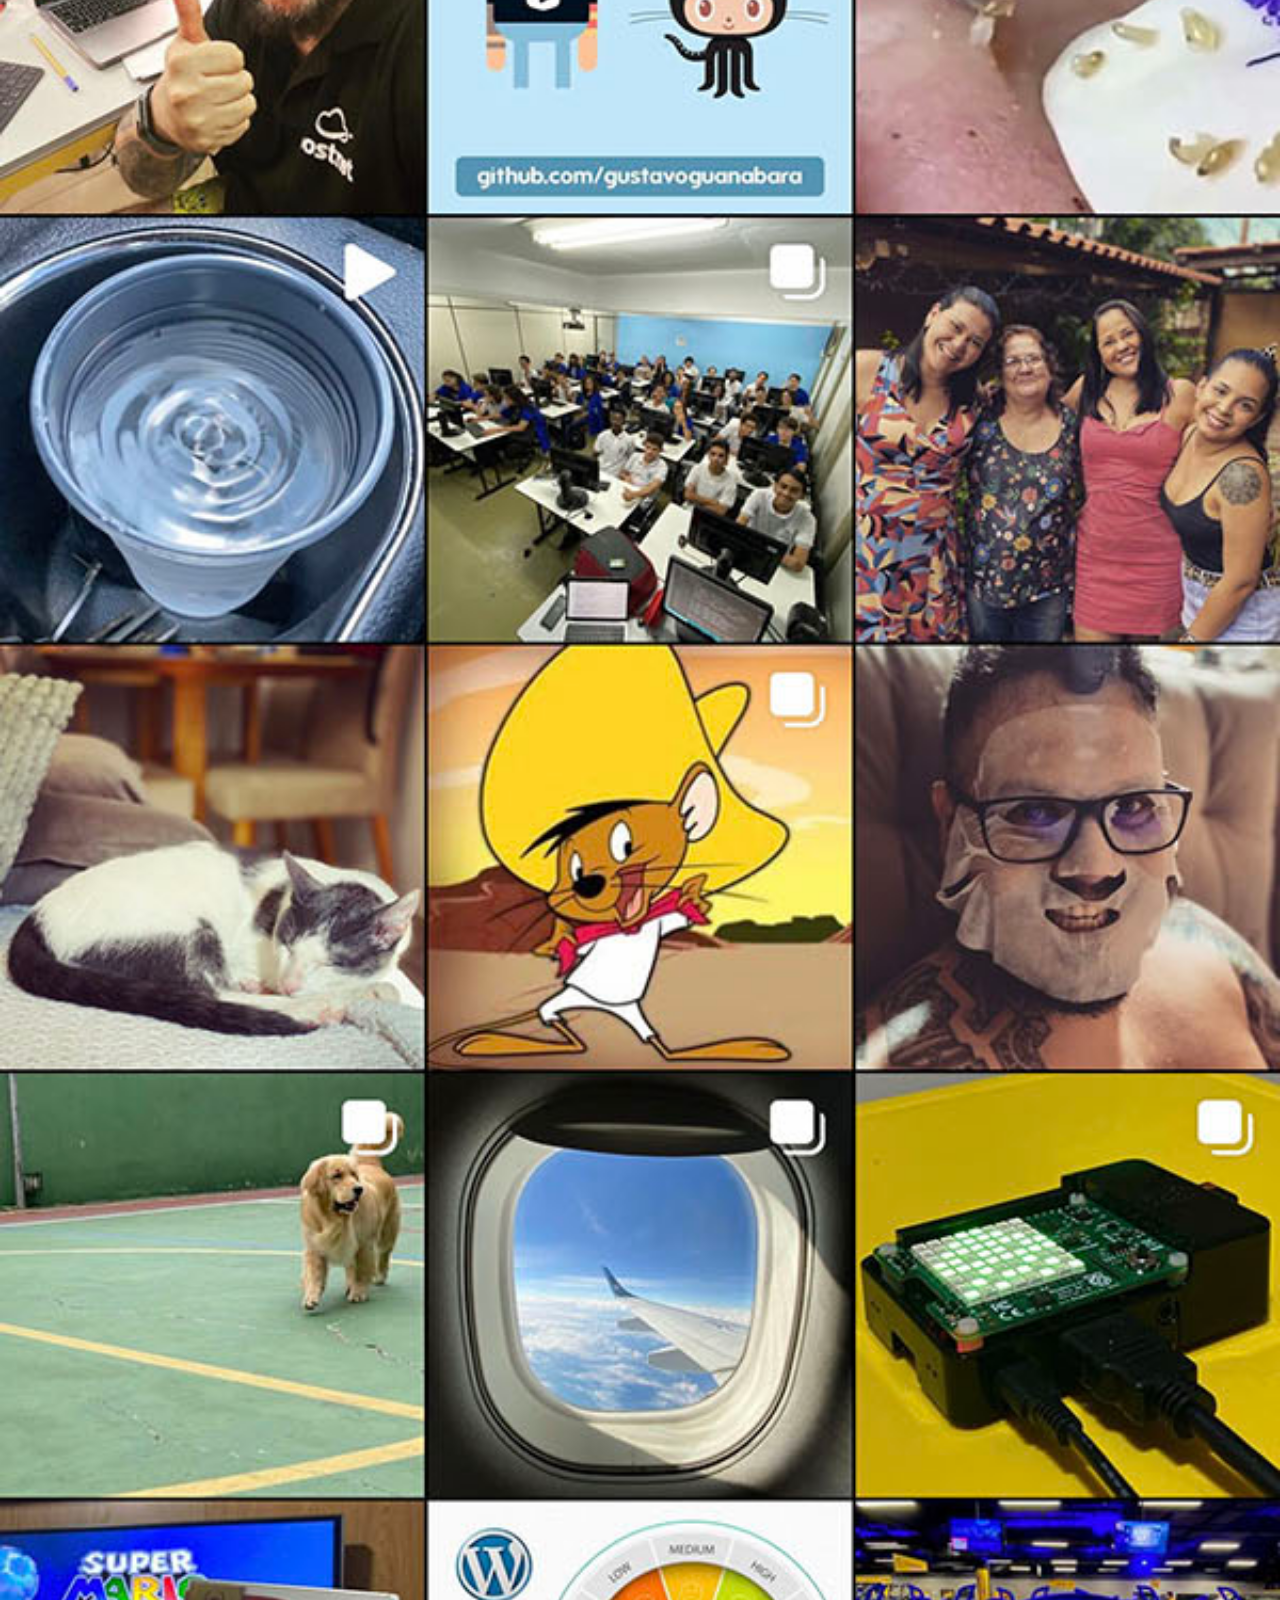
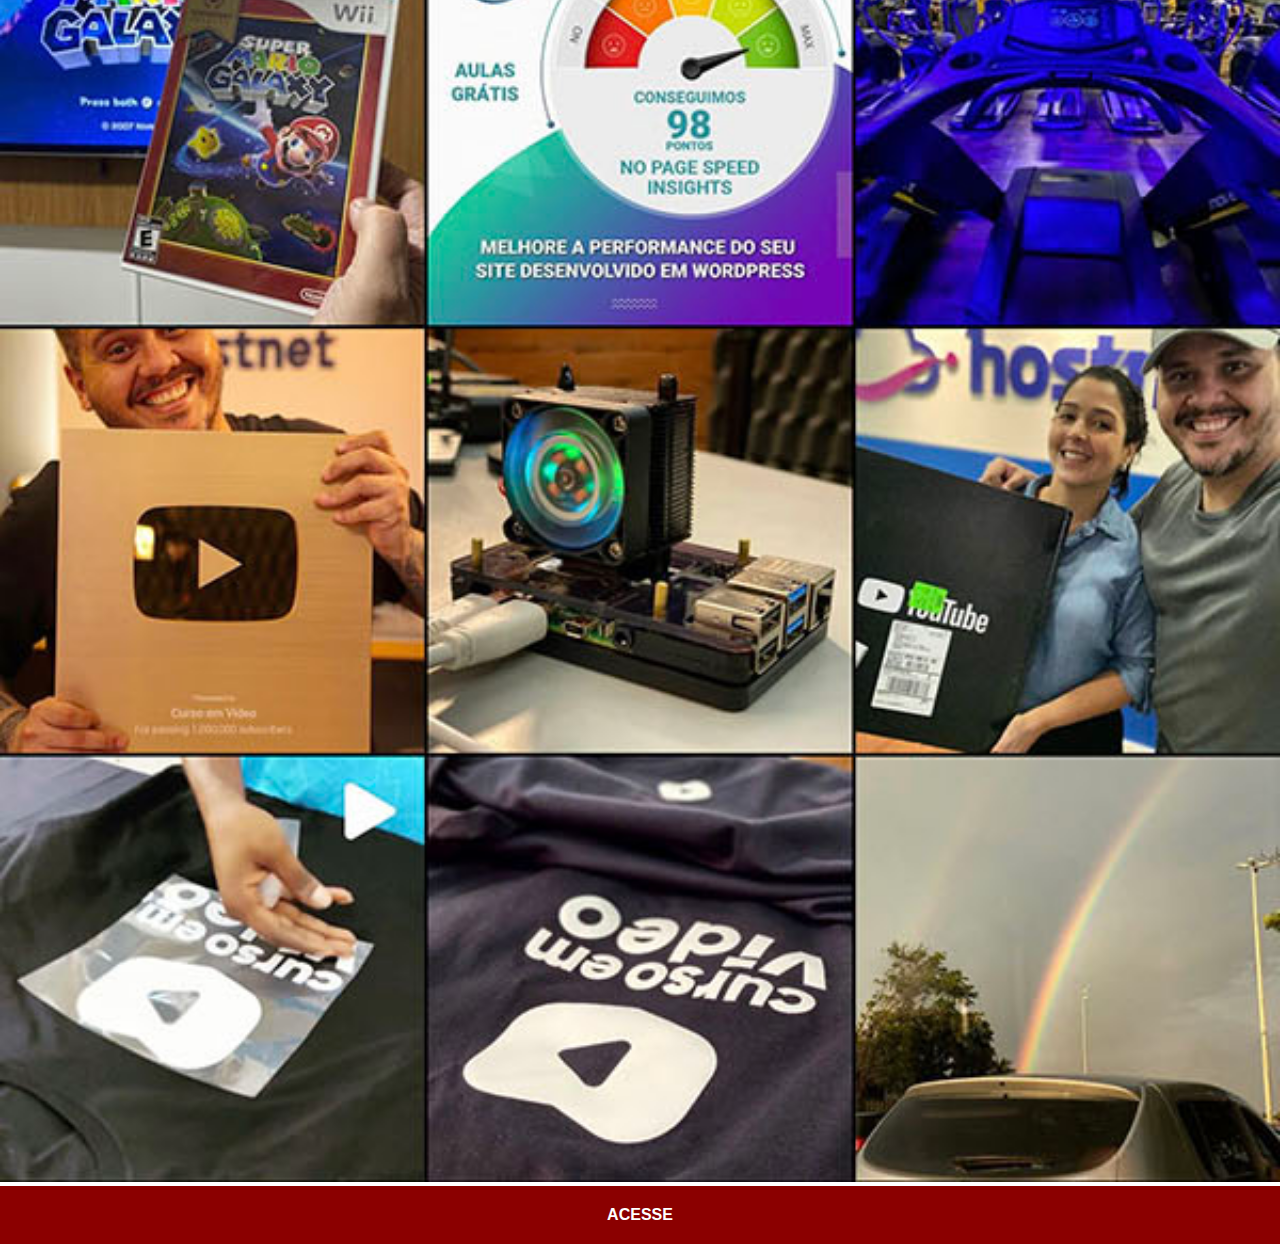
<file: instagram.html>
<!DOCTYPE html>
<html lang="pt-br">
<head>
    <meta charset="UTF-8">
    <meta name="viewport" content="width=device-width, initial-scale=1.0">
    <link rel="stylesheet" href="estilo/social.css">
    <title>Instagram</title>
</head>
<body>
    <img src="imagens/tela-instagram.jpg" alt="">
    <a href="https://www.instagram.com/accounts/login/" target="_blank">ACESSE</a>
</body>
</html>
</file>
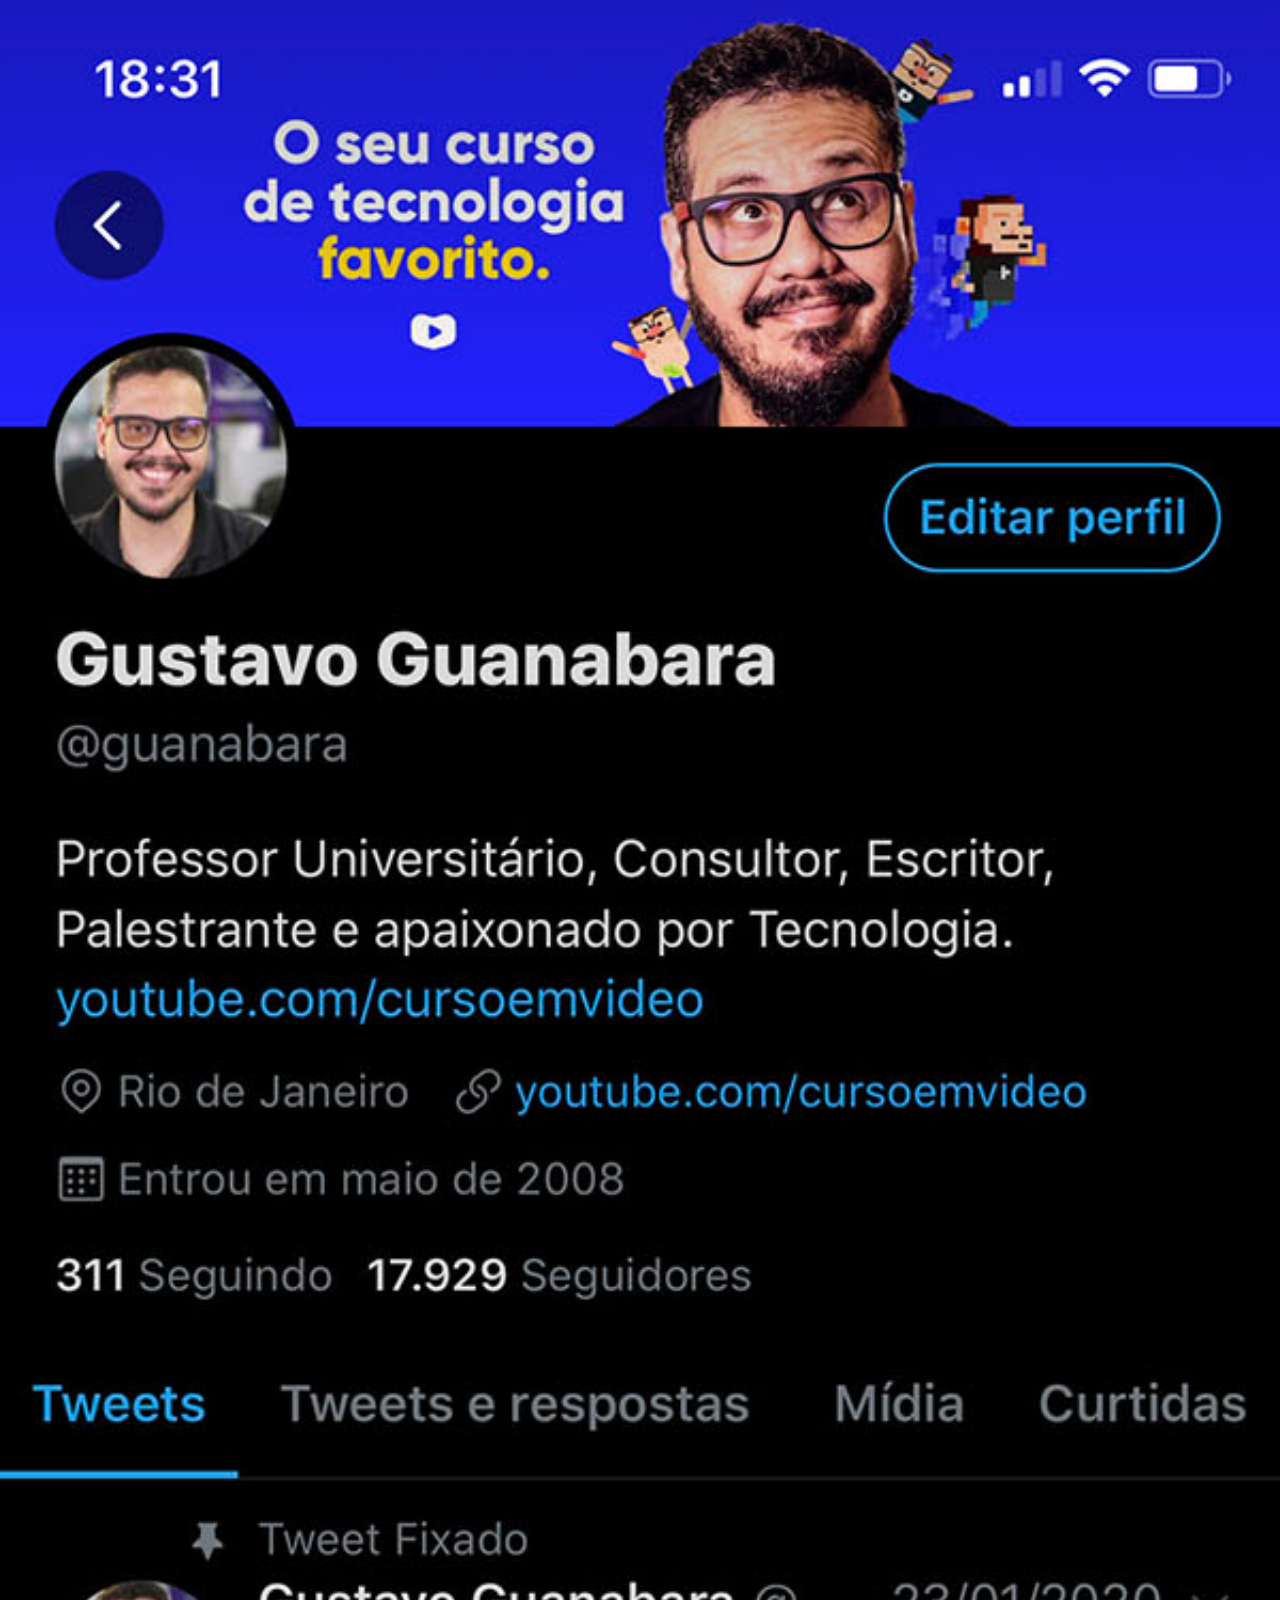
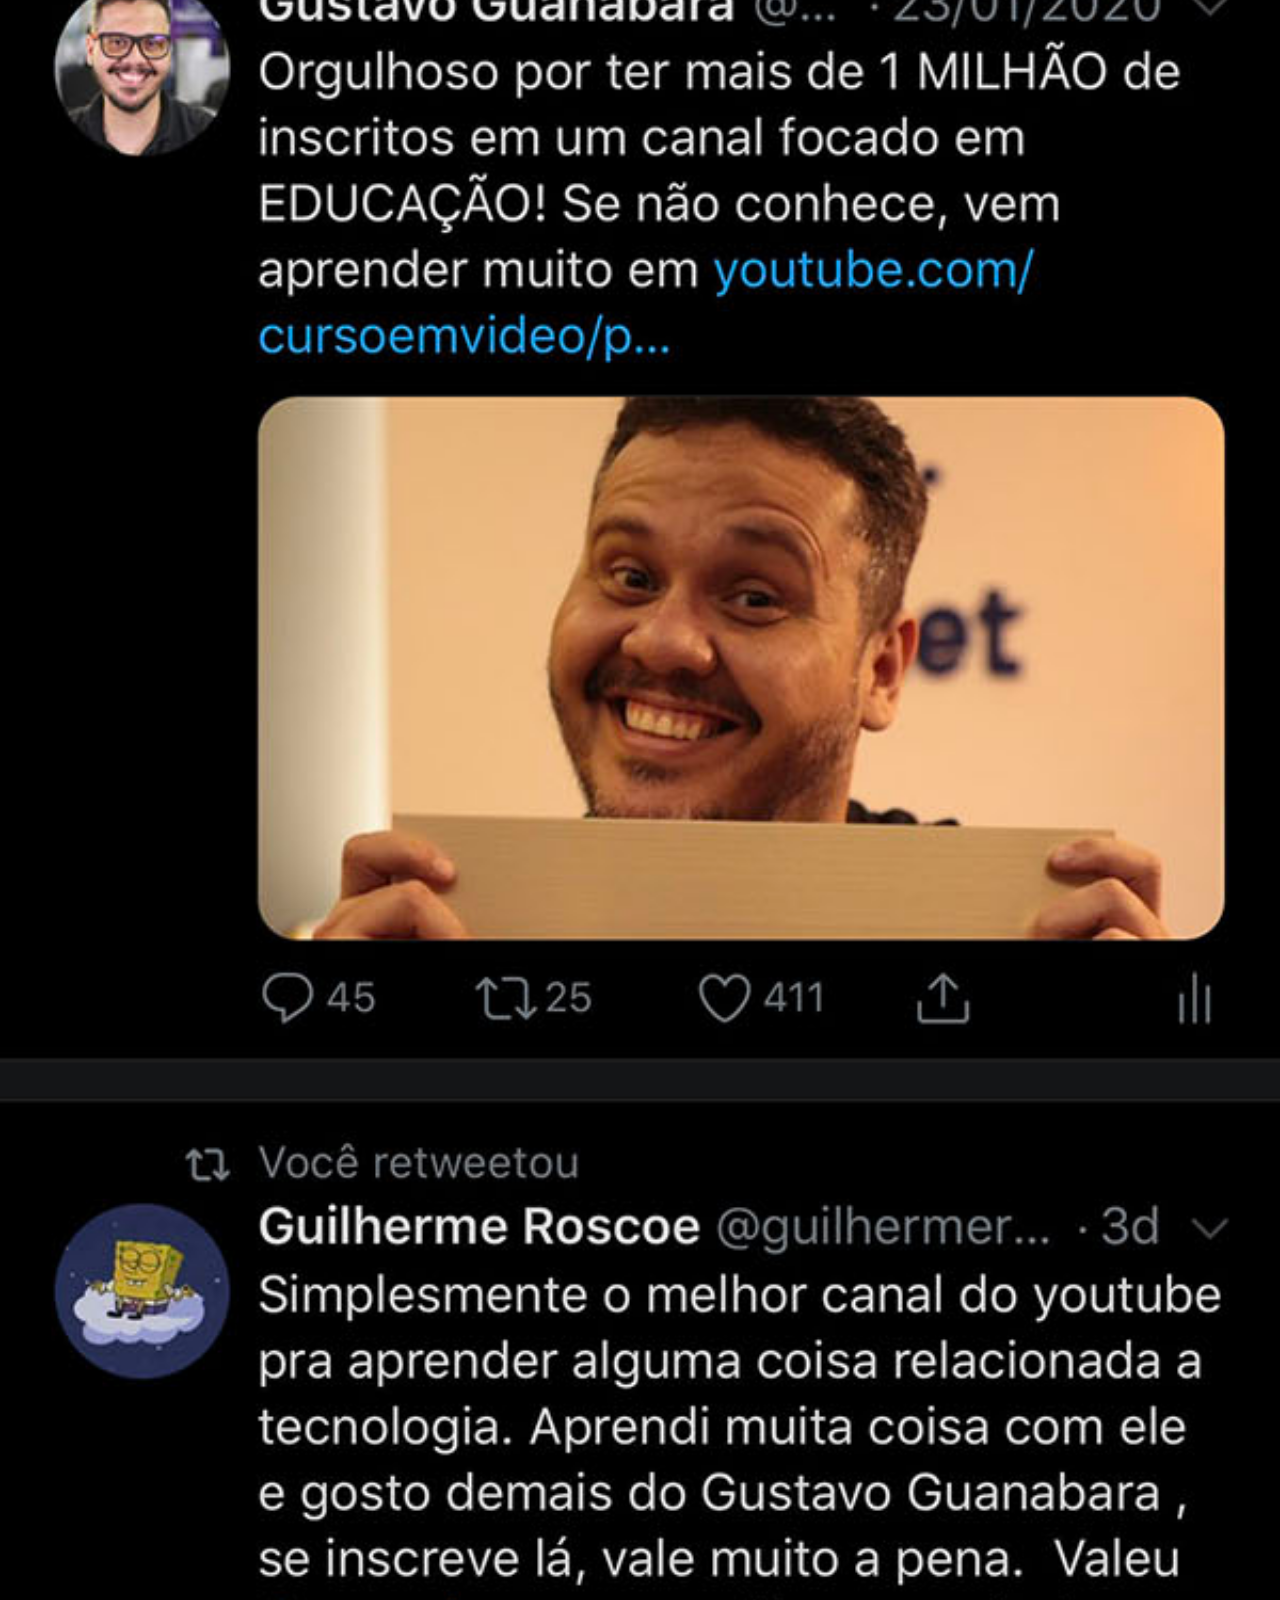
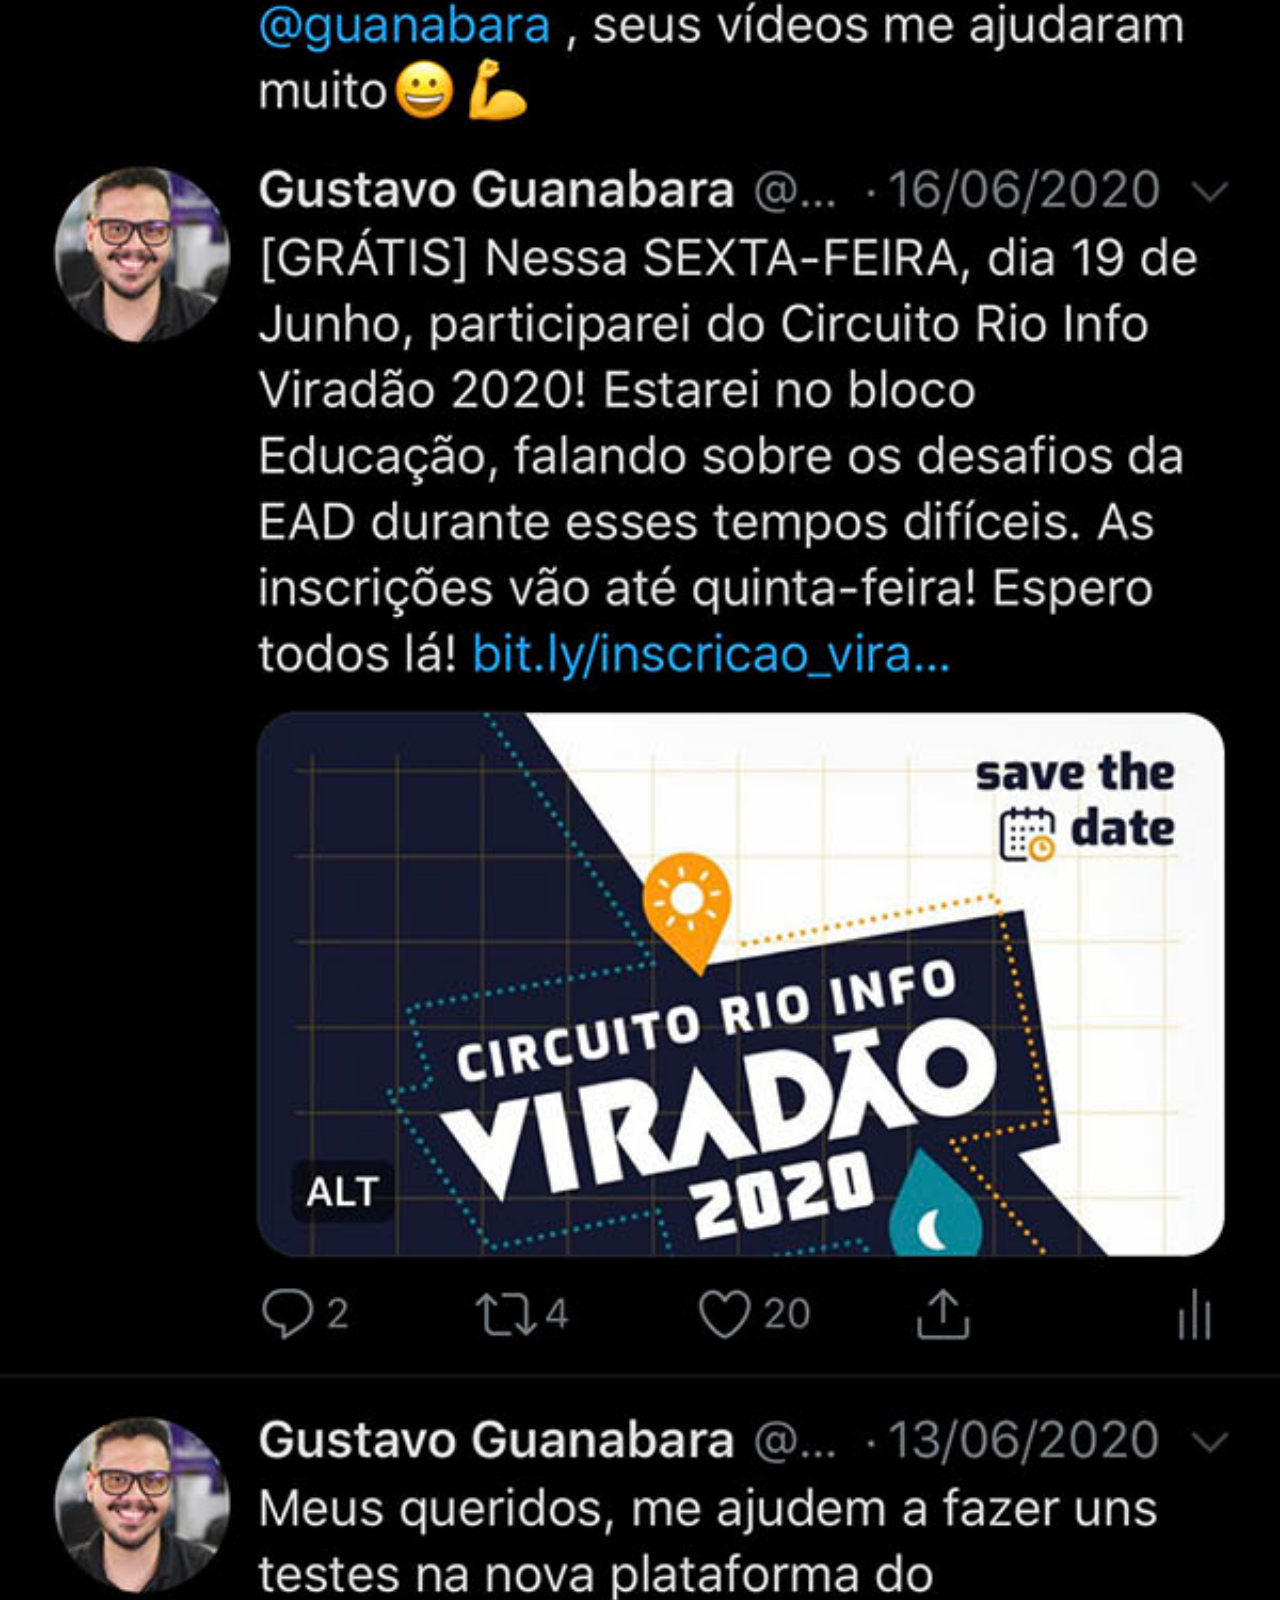
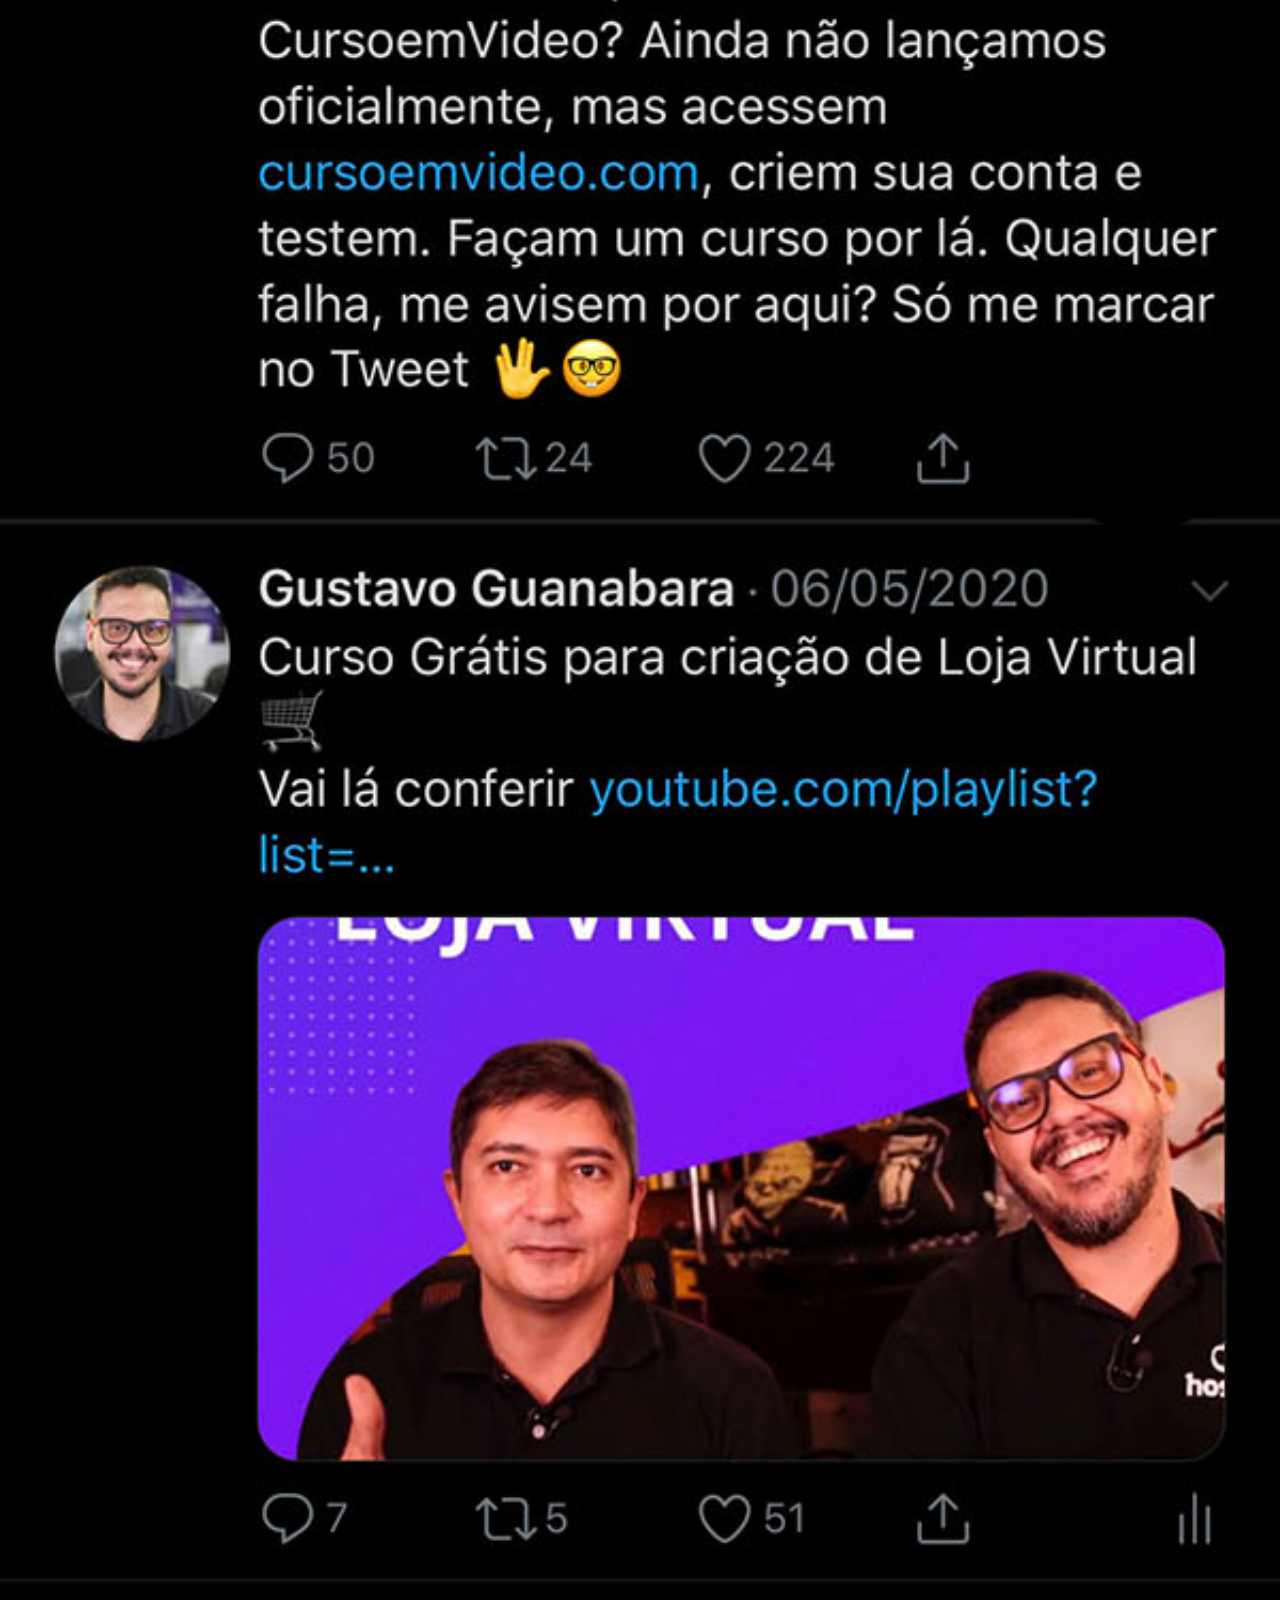
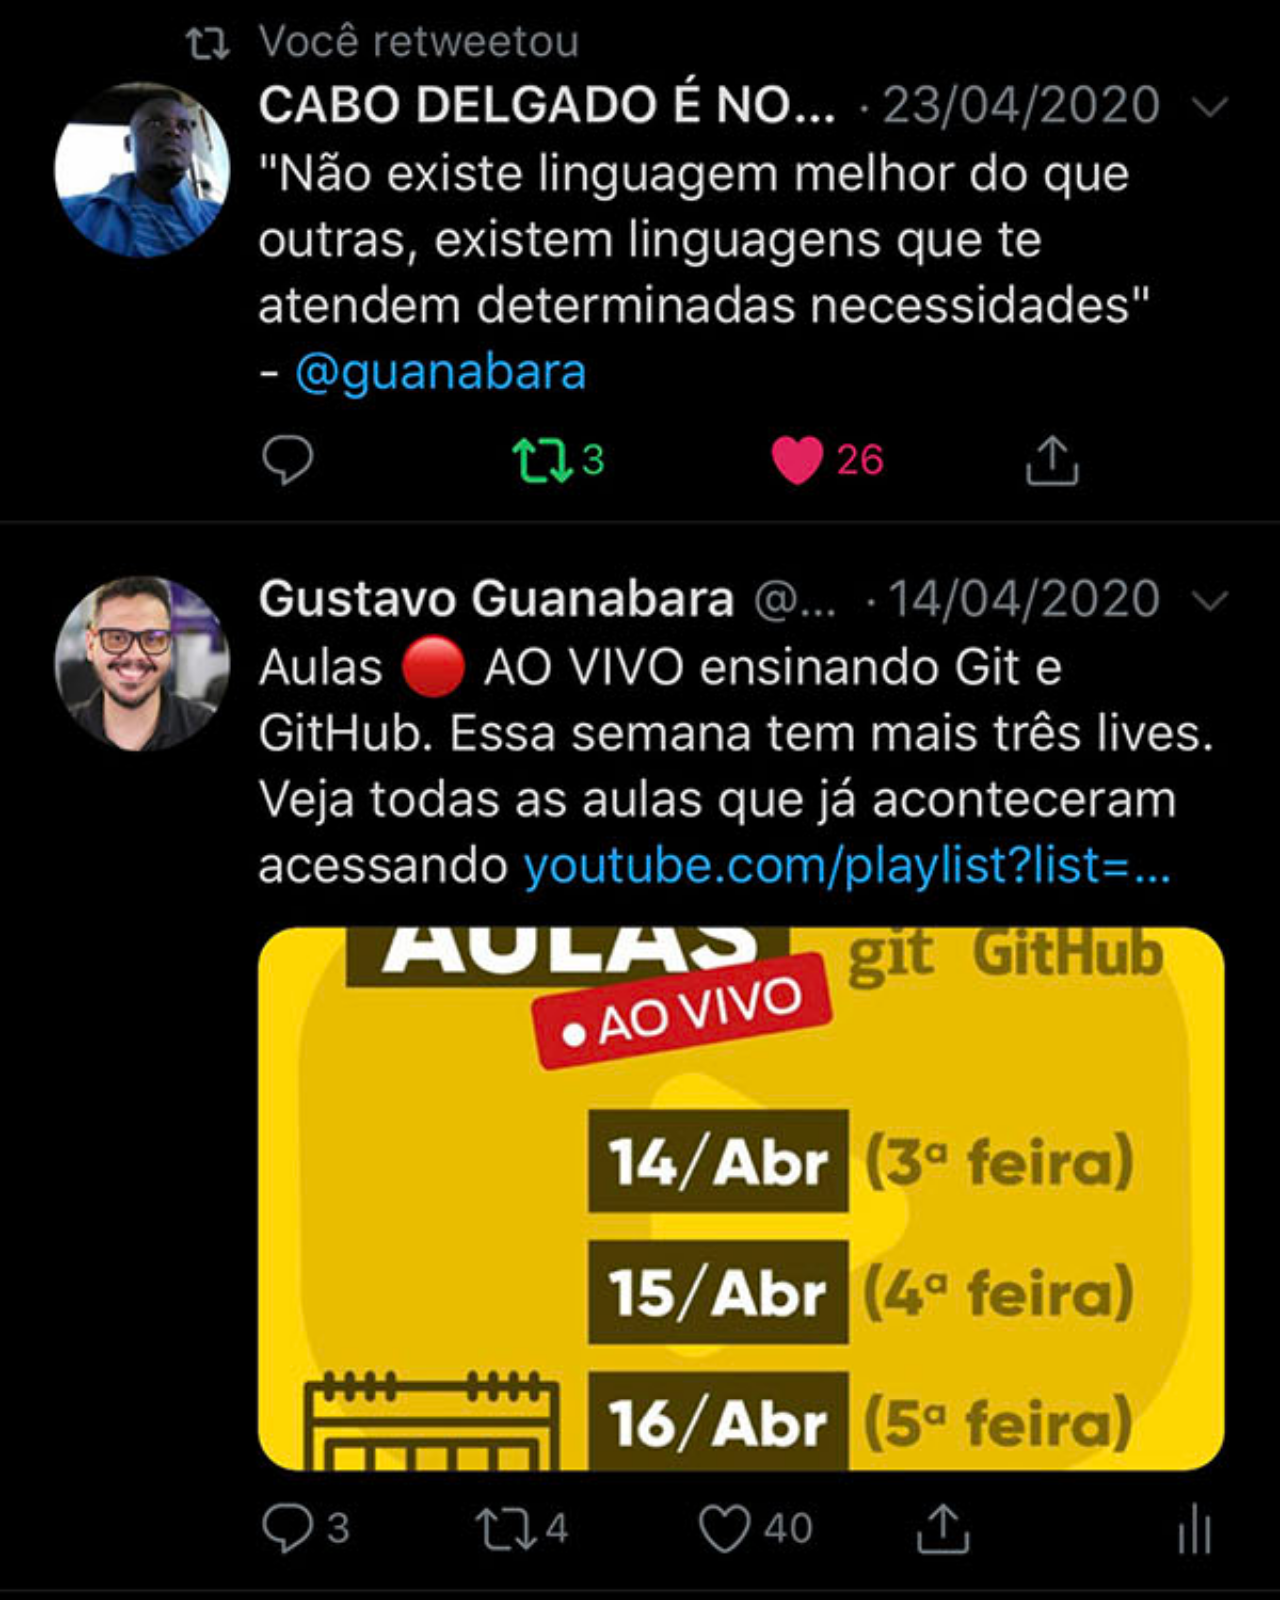
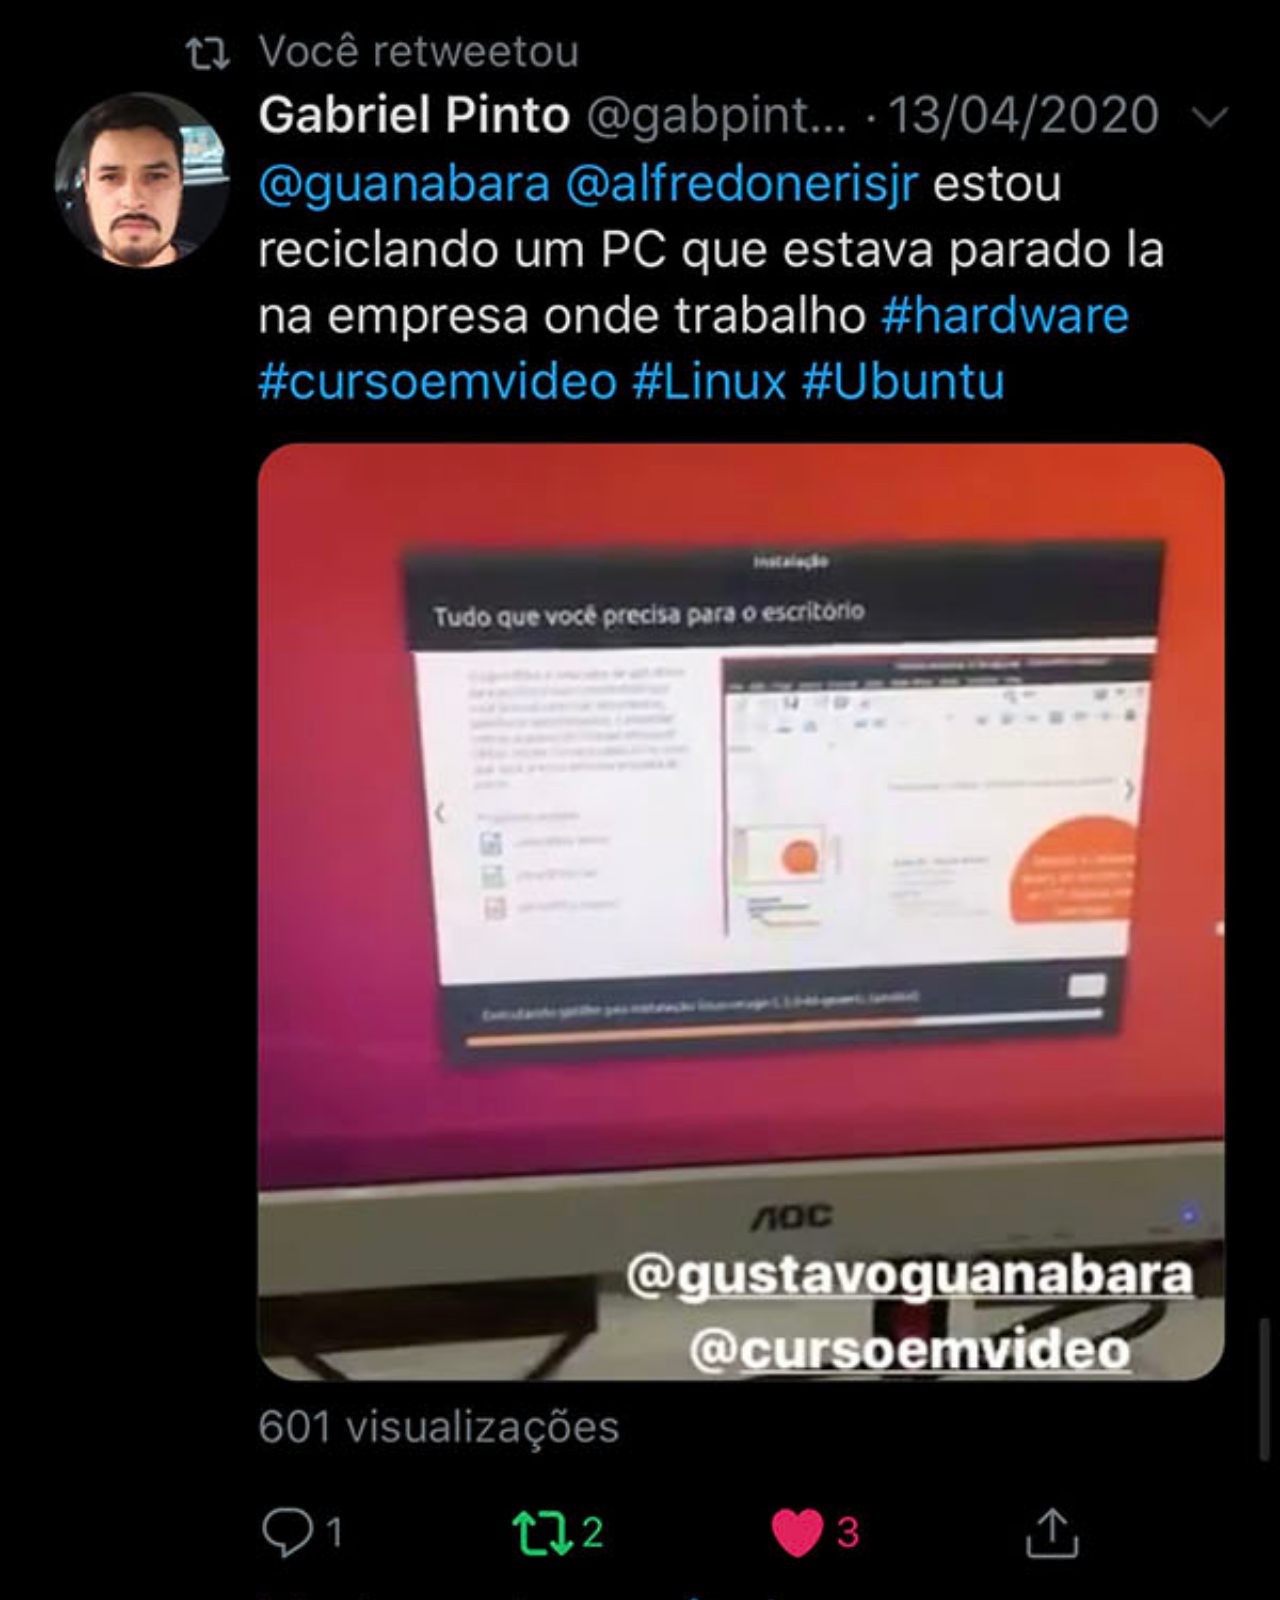
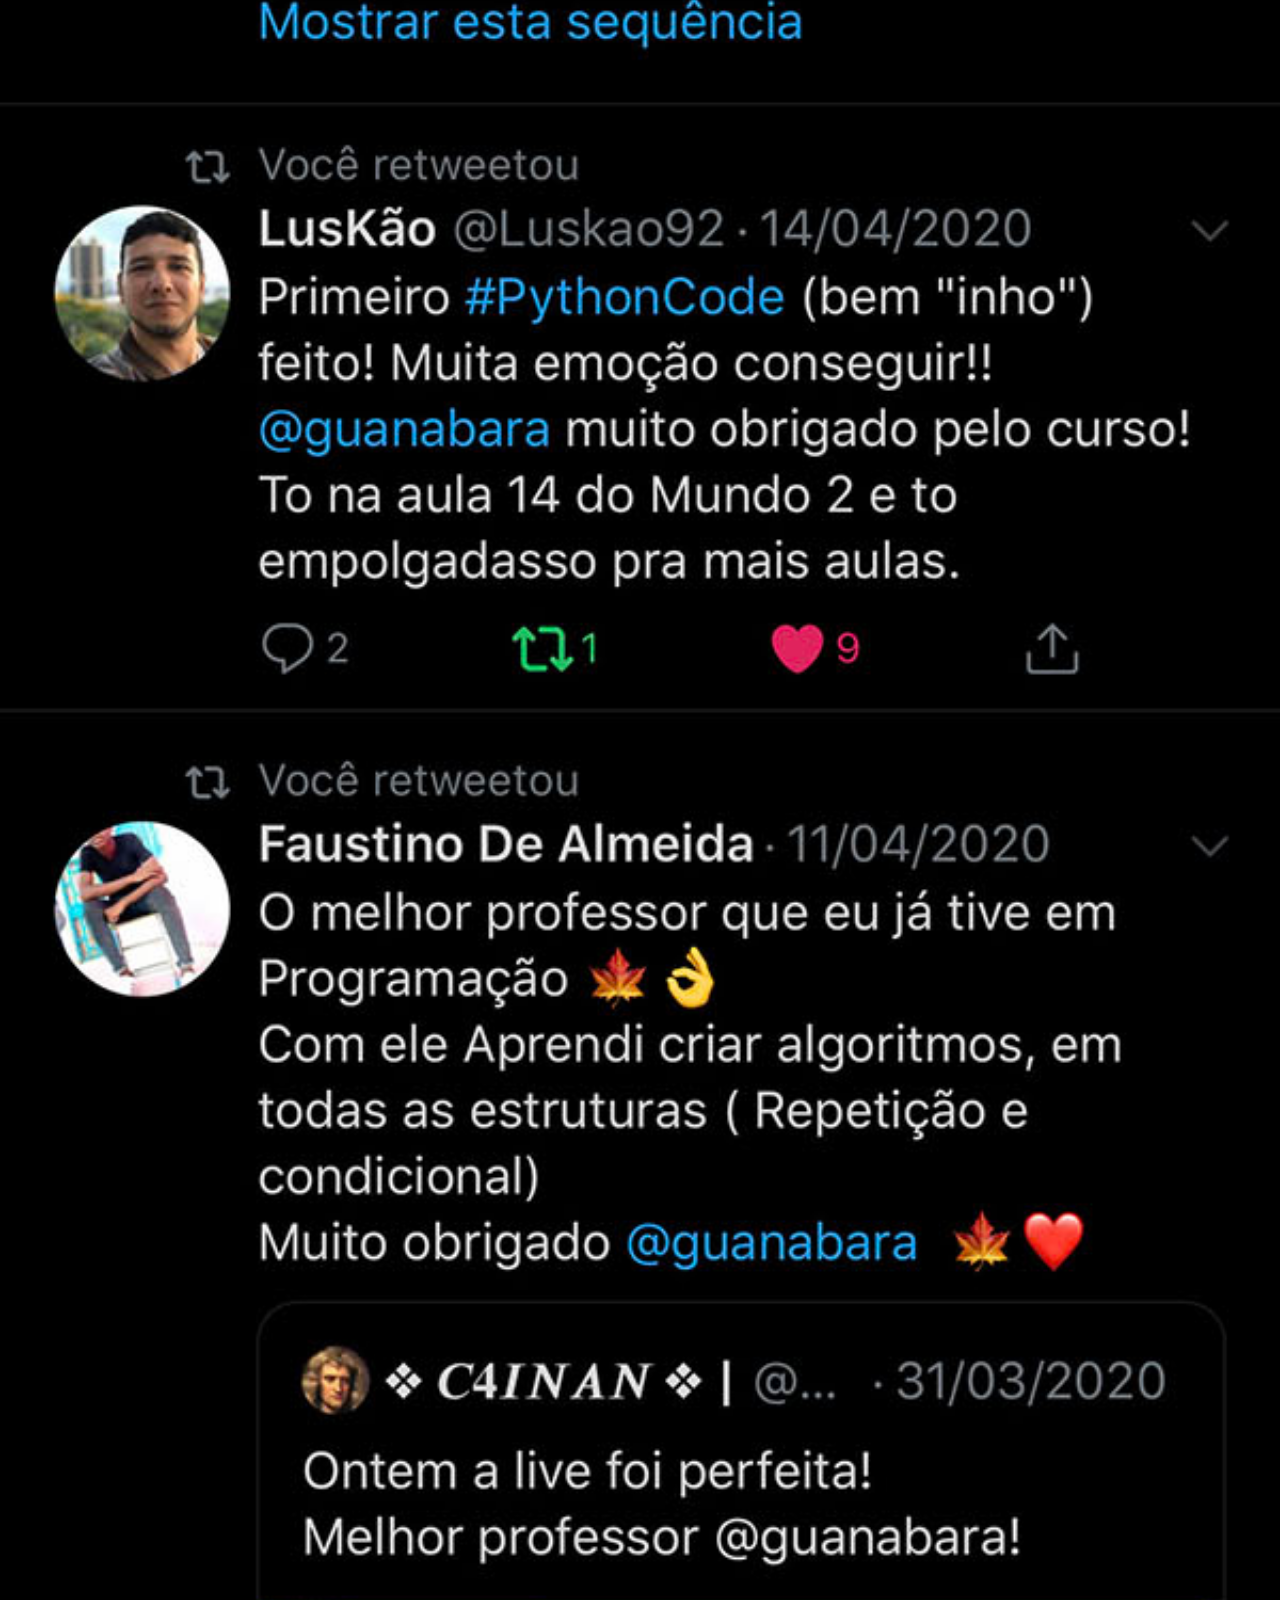
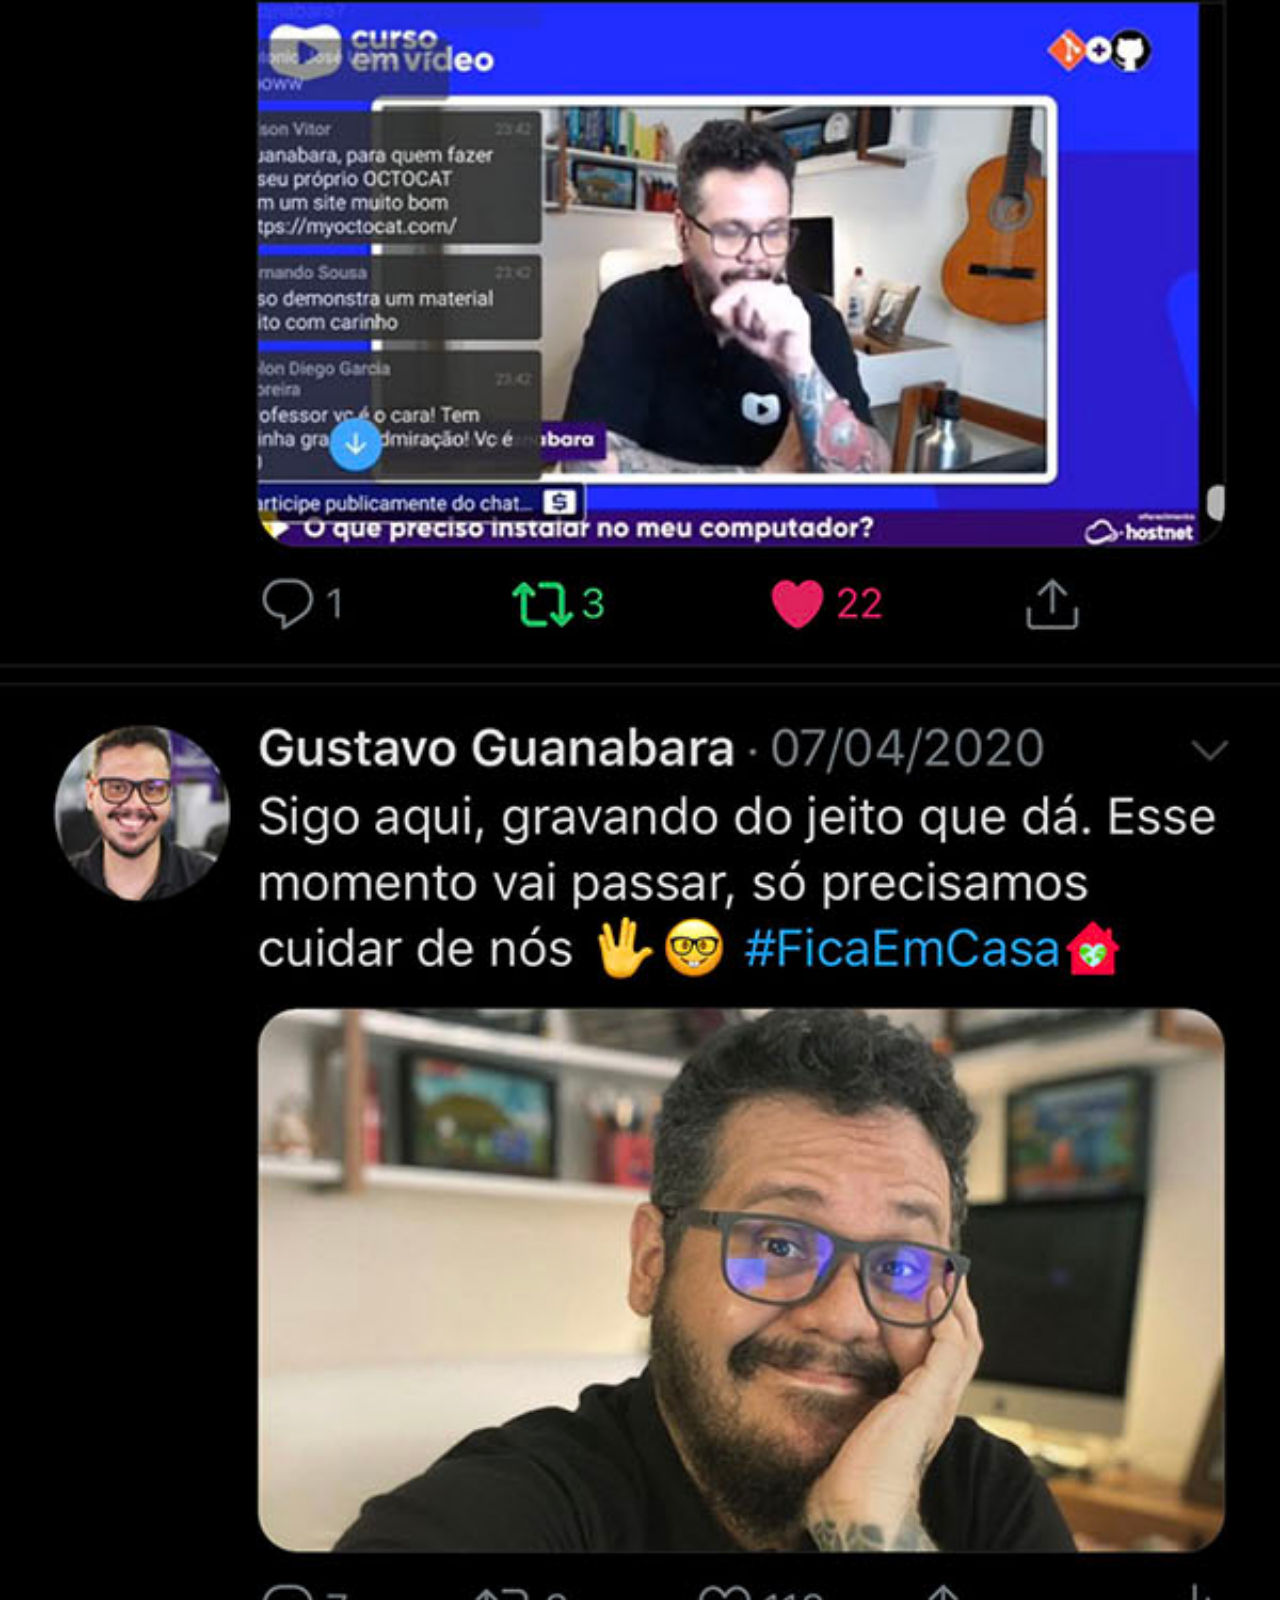
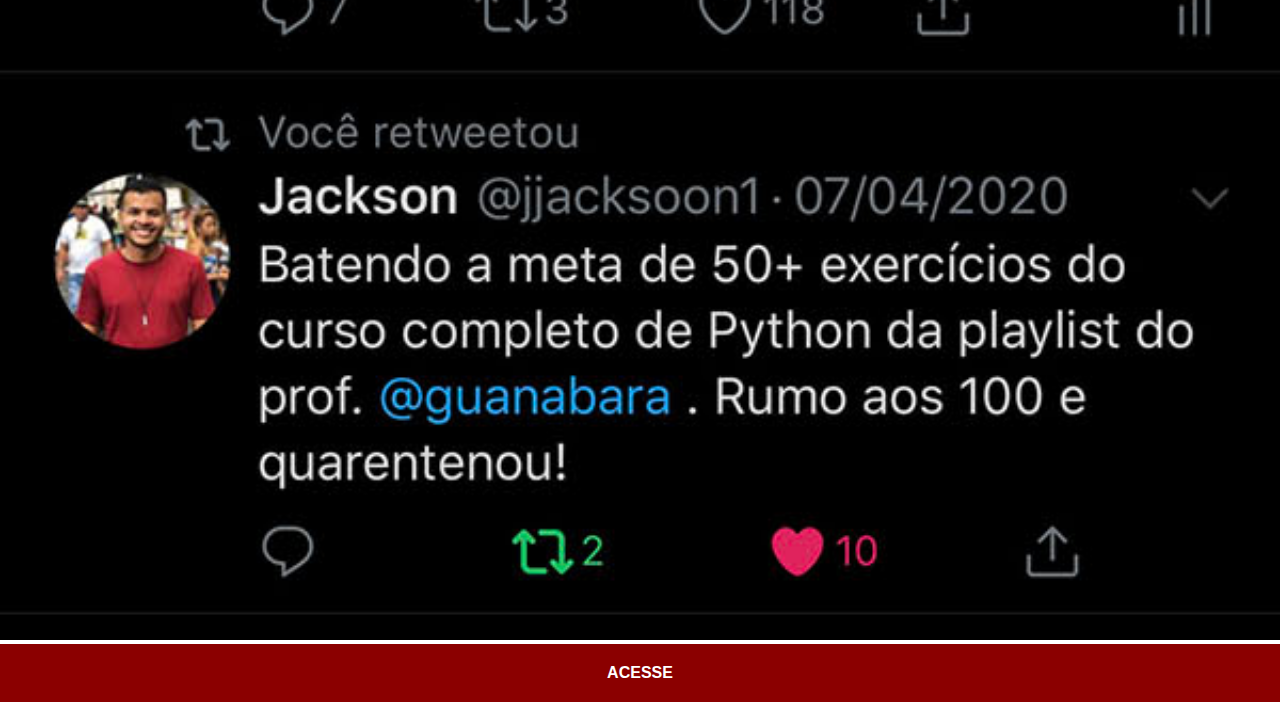
<file: twitter.html>
<!DOCTYPE html>
<html lang="pt-br">
<head>
    <meta charset="UTF-8">
    <meta name="viewport" content="width=device-width, initial-scale=1.0">
    <link rel="stylesheet" href="estilo/social.css">
    <title>Twitter</title>
</head>
<body>
    <img src="imagens/tela-twitter.jpg" alt="">
    <a href="https://x.com/i/flow/login" target="_blank">ACESSE</a>
</body>
</html>
</file>
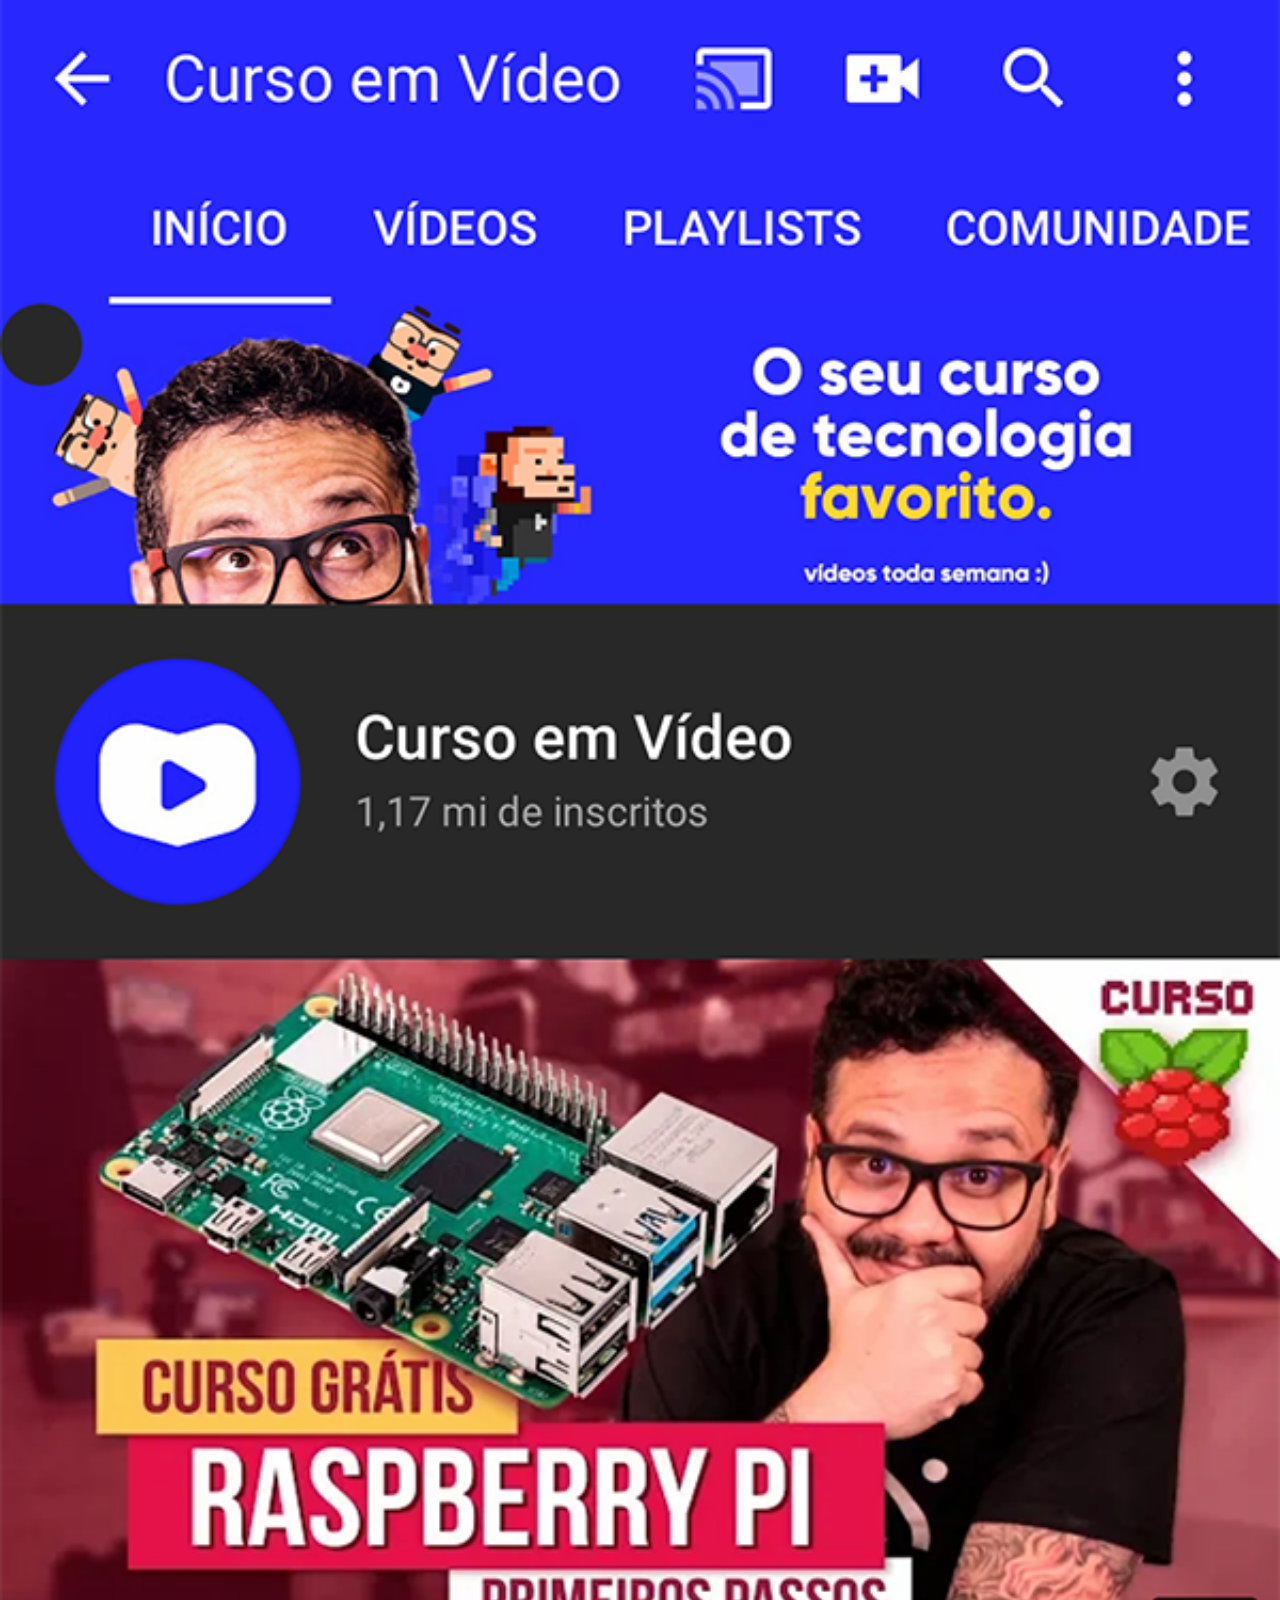
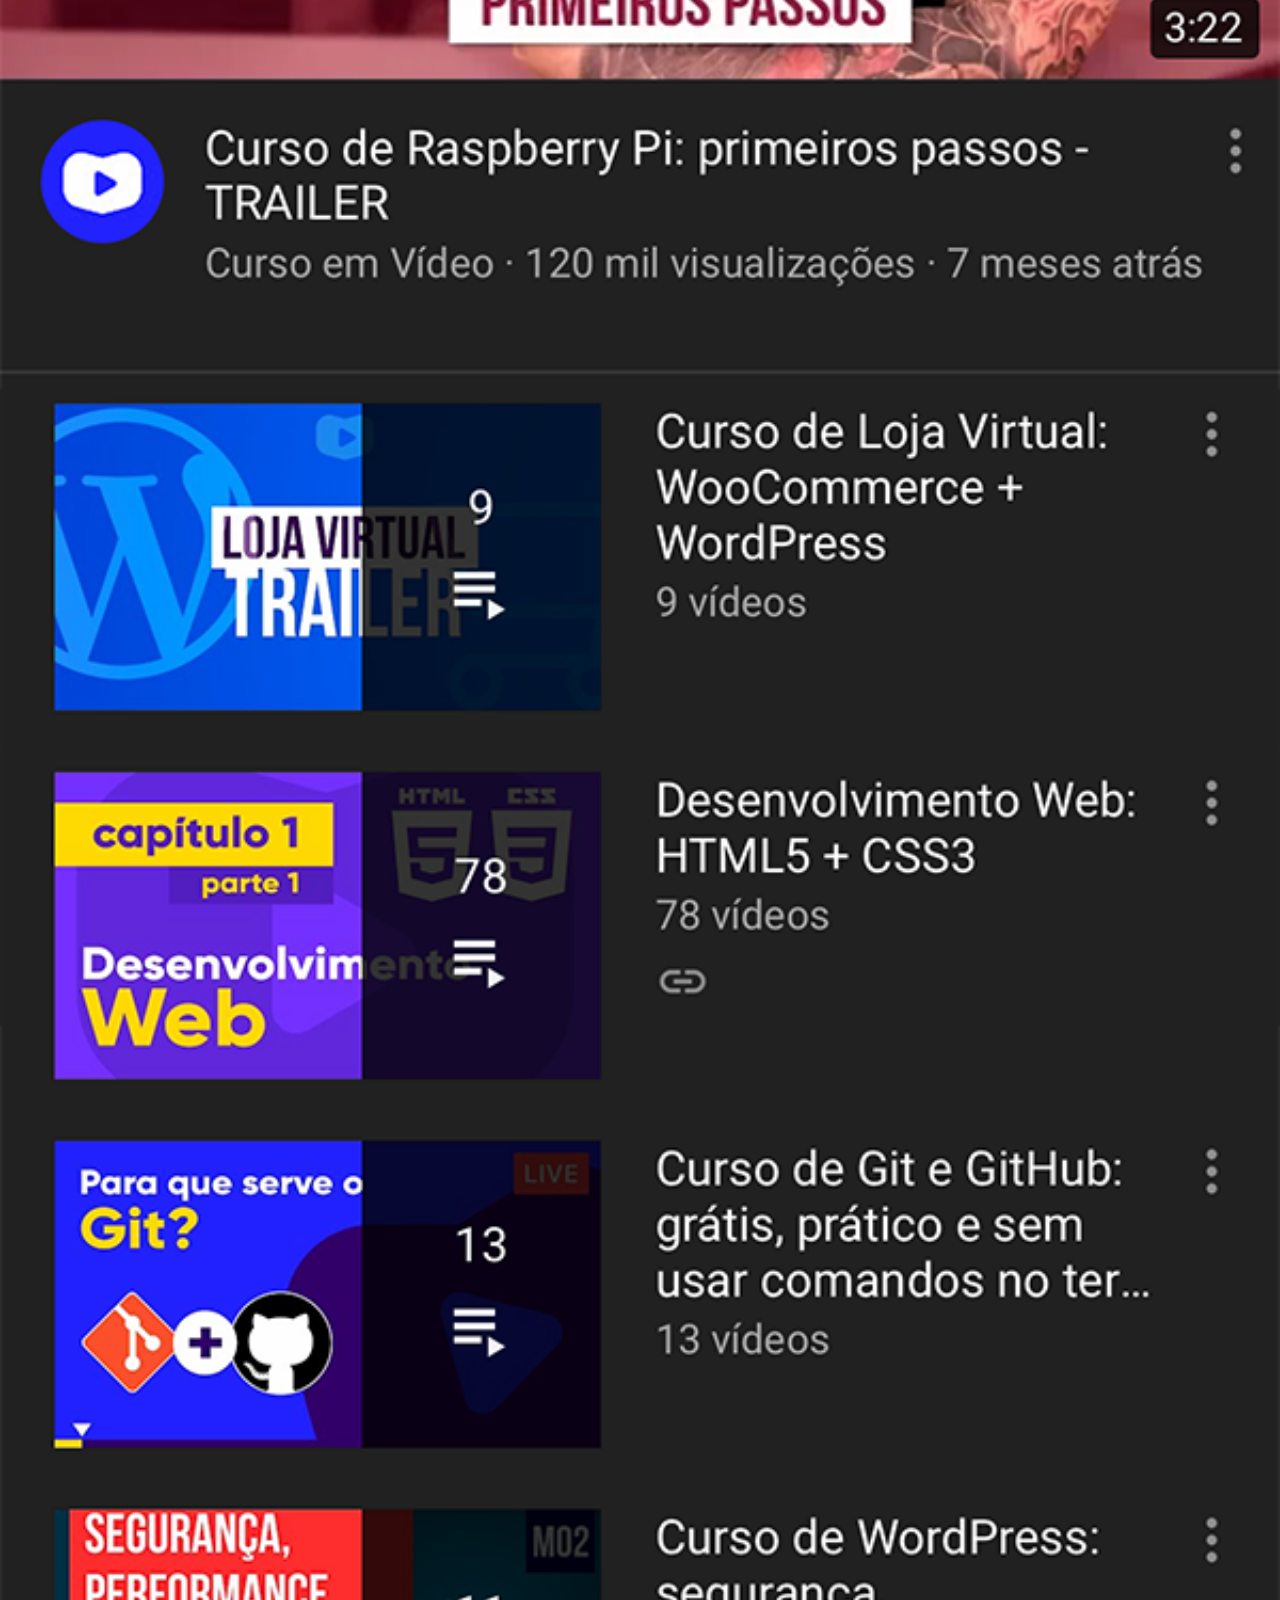
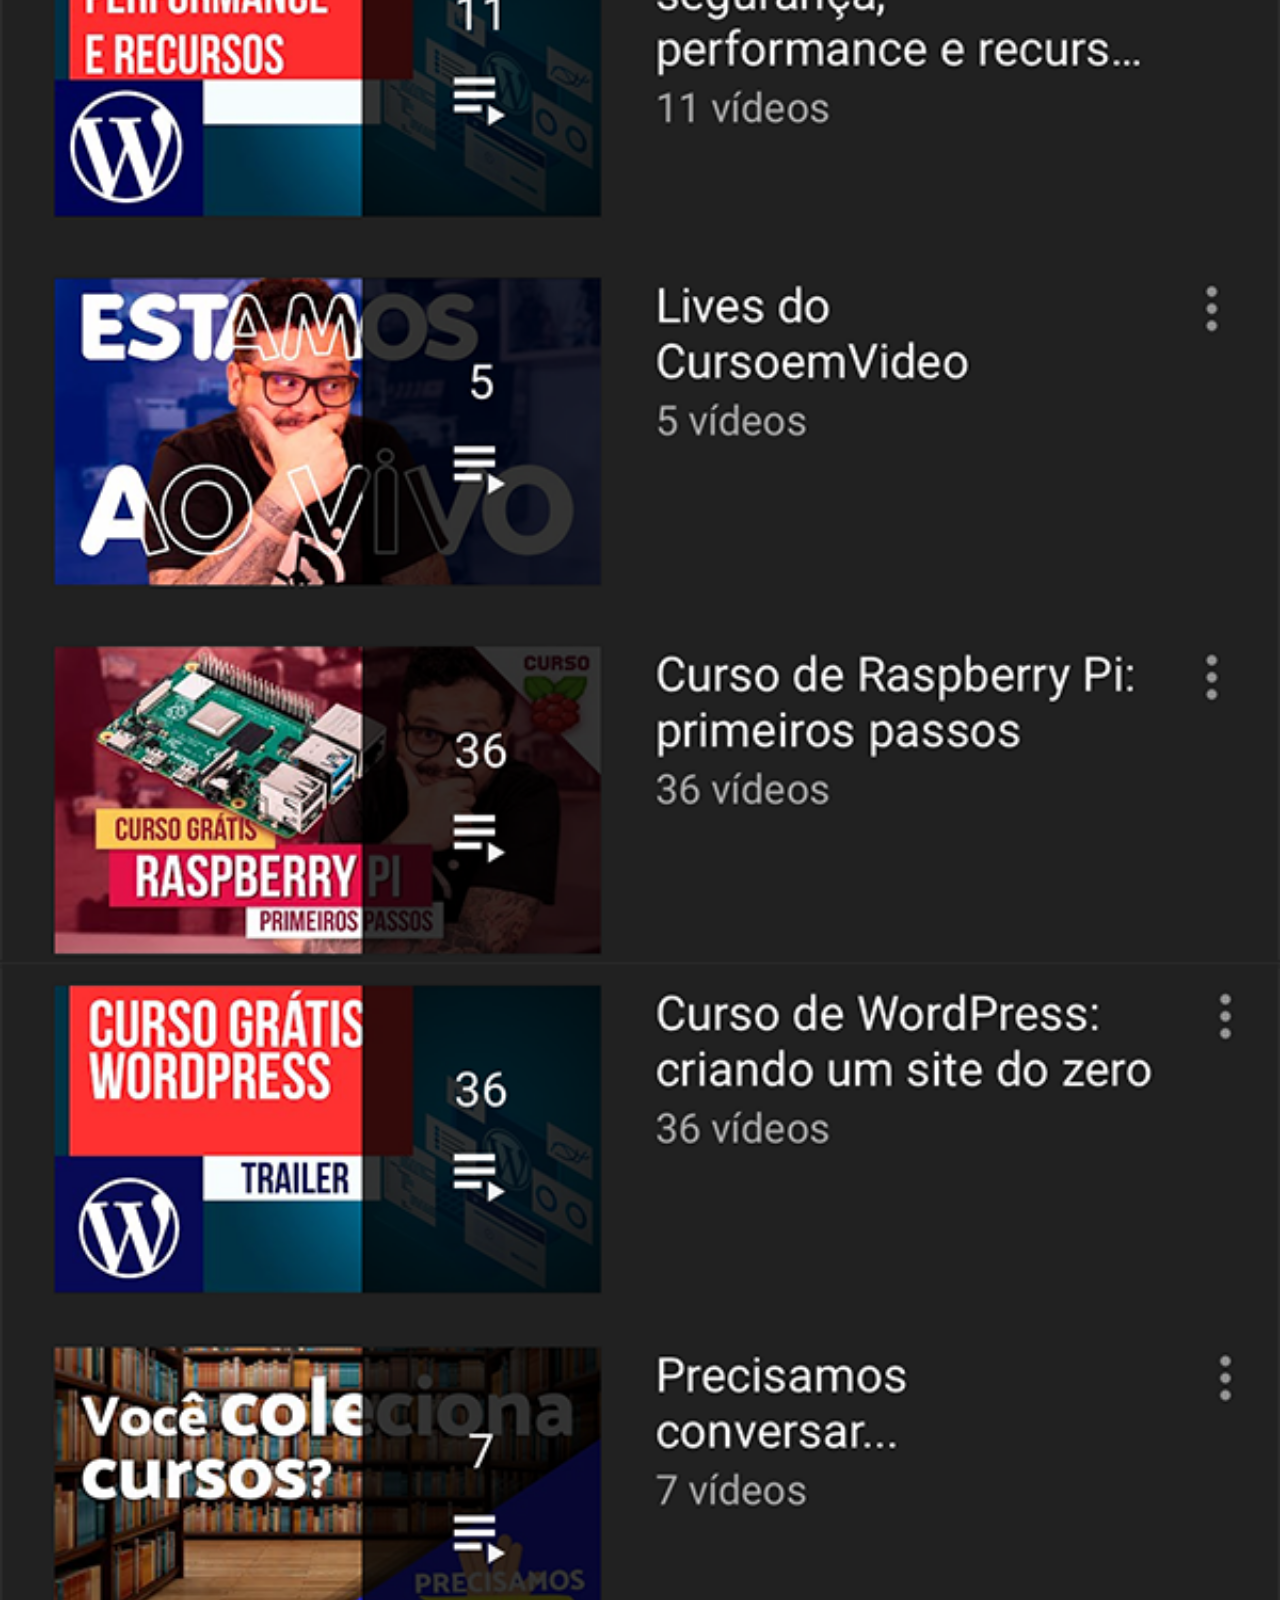
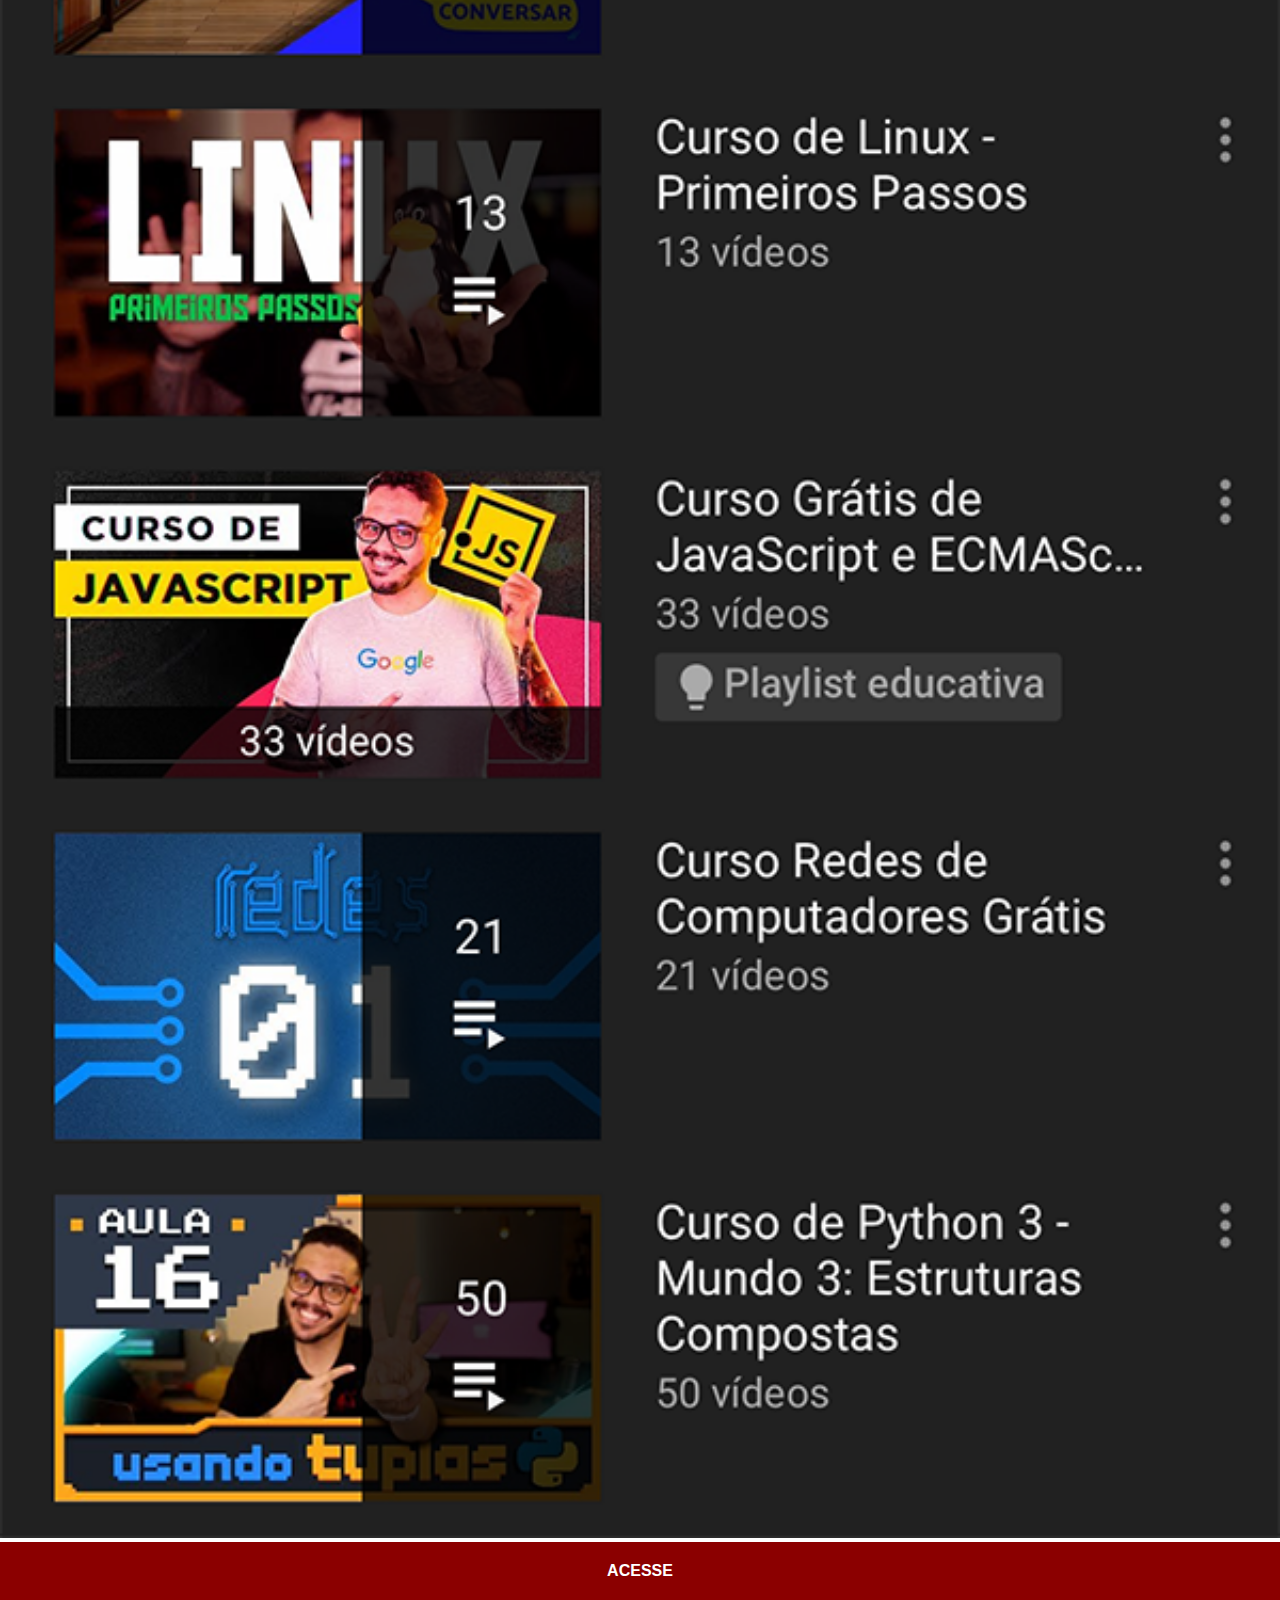
<file: youtube.html>
<!DOCTYPE html>
<html lang="pt-br">
<head>
    <meta charset="UTF-8">
    <meta name="viewport" content="width=device-width, initial-scale=1.0">
    <title>Youtube</title>
    <link rel="stylesheet" href="estilo/social.css">
</head>
<body>
    <img src="imagens/tela-youtube.png" alt="">
    <a href="https://www.youtube.com/c/CursoemV%C3%ADdeo/playlists" target="_blank">ACESSE</a>
</body>
</html>
</file>
<file: estilo/style.css>
@charset "UTF-8";

*{
    margin: 0px;
    padding: 0px;
    font-family: Arial, Helvetica, sans-serif;
}

html, body{
    height: 100vh;
    width: 100vw;
    background-color: black;
}

body{
    background: url('../imagens/fundo-madeira.jpg') no-repeat top center;
    background-size: cover;
    background-attachment: fixed;
}
main{
    height: 100vh;
    position: relative;
}

section#telefone{
    position: absolute;
    top: 50%;
    left: 50%;
    transform: translate(-50%, -50%);
    height: 627px;
    width: 311px;
    background: url('../imagens/frame-iphone.png') no-repeat;
}

section#redes-sociais{
    text-align: right;
}

section#redes-sociais img{
    width: 50px;
    margin: 10px;
    border-radius: 30%;
    box-shadow: 2px 2px 5px rgba(0, 0, 0, 0.400);
    box-sizing: border-box;

}

section#redes-sociais img:hover{
    border: 2px solid rgba(255, 255, 255, 0.6);
    transform: translate(-2px, -2px);
    box-shadow: 5px 5px 10px rgba(0, 0, 0, 0.6);
    transition: transform 0.3s;
}

iframe#tela{
    position: relative;
    top: 80px;
    left: 22px;
    width: 267px;
    height: 471px;
}
</file>
<file: estilo/social.css>
@charset "UTF-8";

*{
            margin: 0px;
            padding: 0px;
            font-family: Arial, Helvetica, sans-serif;
        }

        ::-webkit-scrollbar{
            width: 0px;
            height: 0px;
        }
        img{
            width: 100vw;
        }
        a{
            display: block;
            background-color: darkred;
            padding: 20px;
            text-align: center;
            font-weight: bolder;
            text-decoration: none;
            color: white;
        }

        a:hover{
            background-color: rgb(255, 0, 0);
        }
</file>
